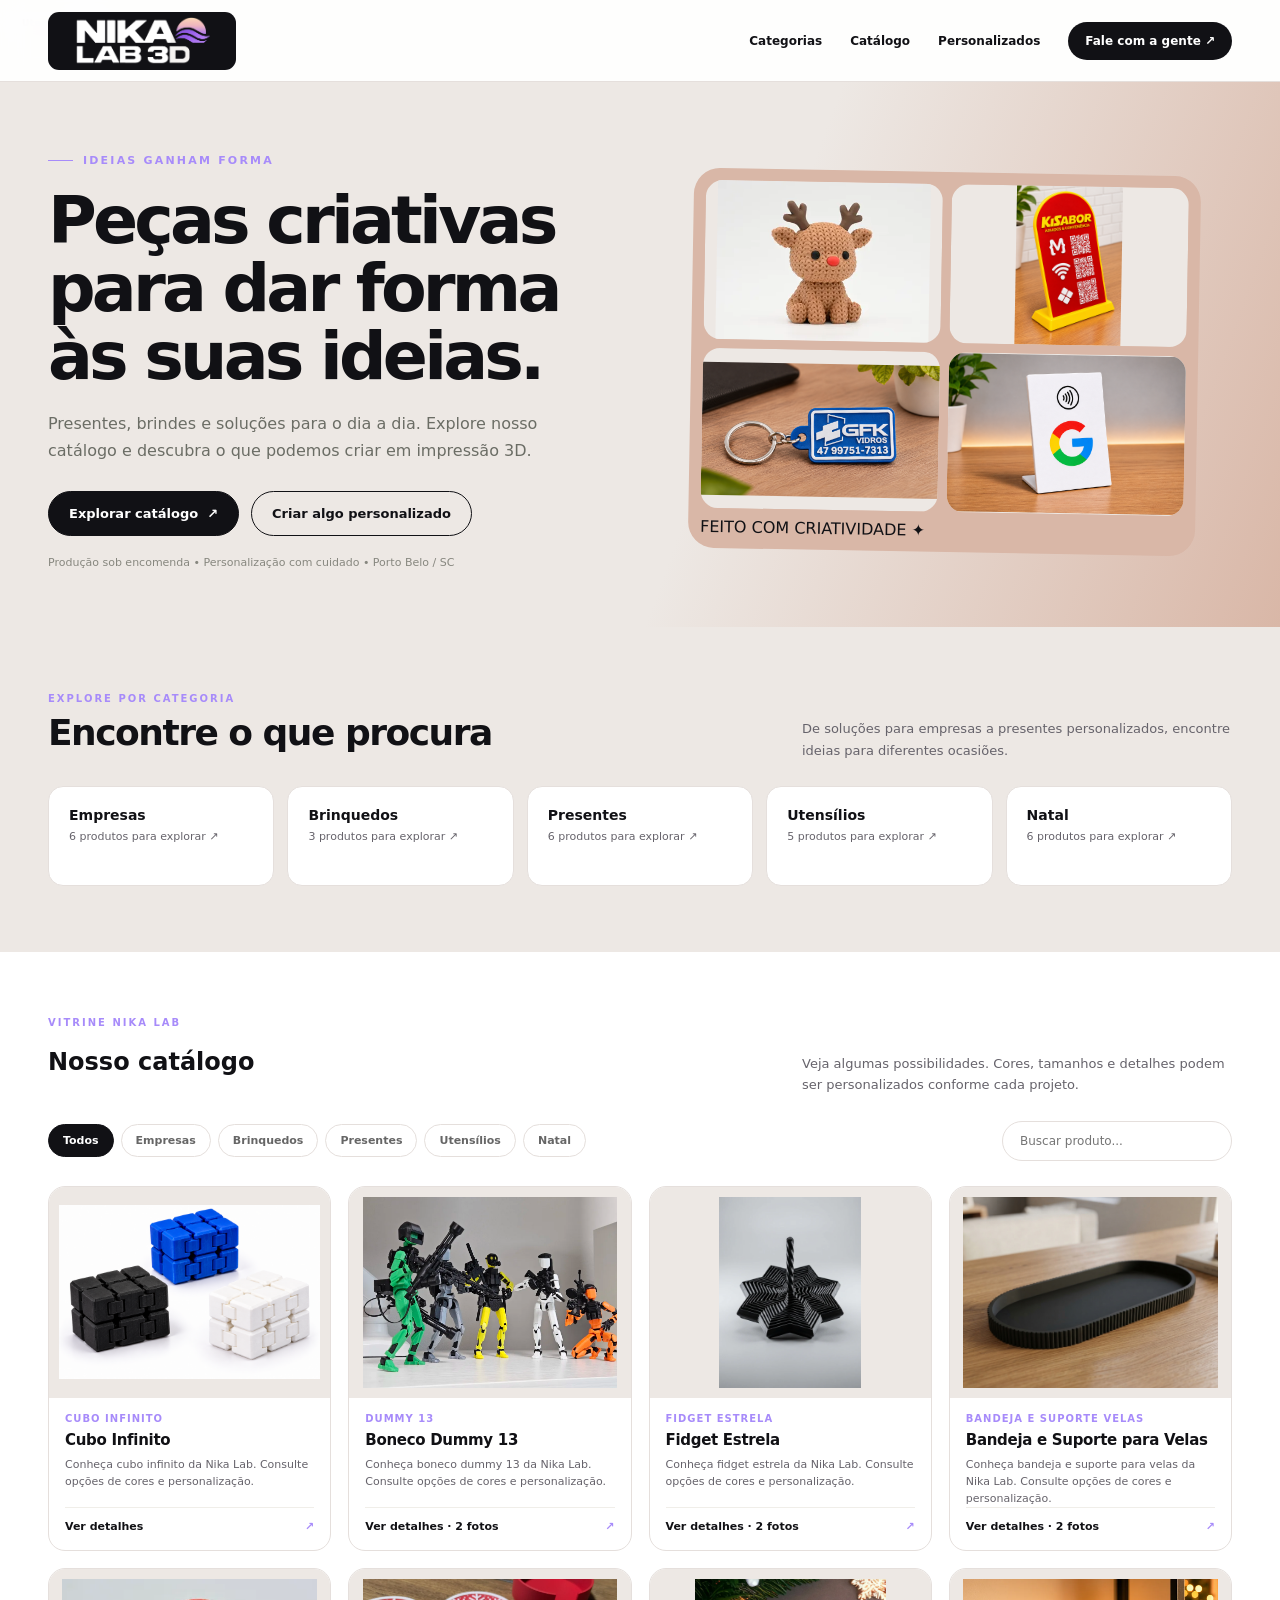
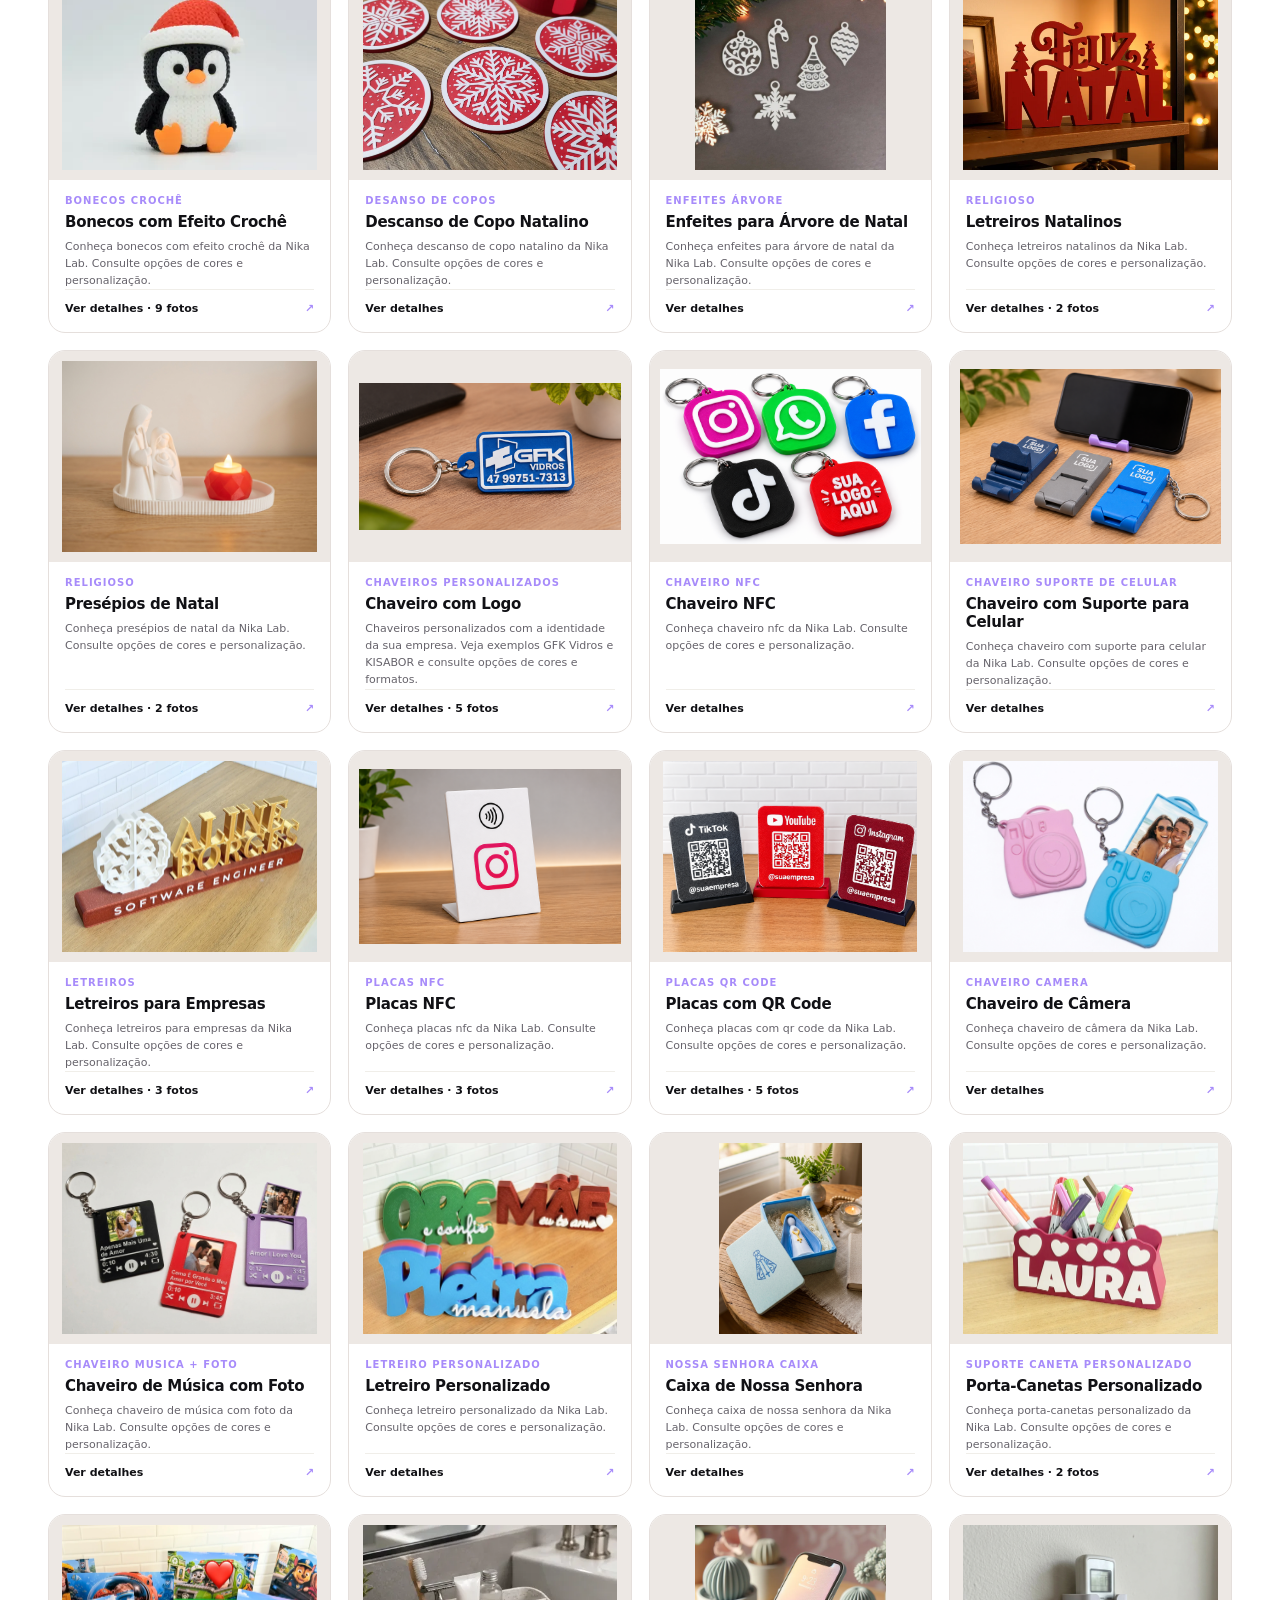
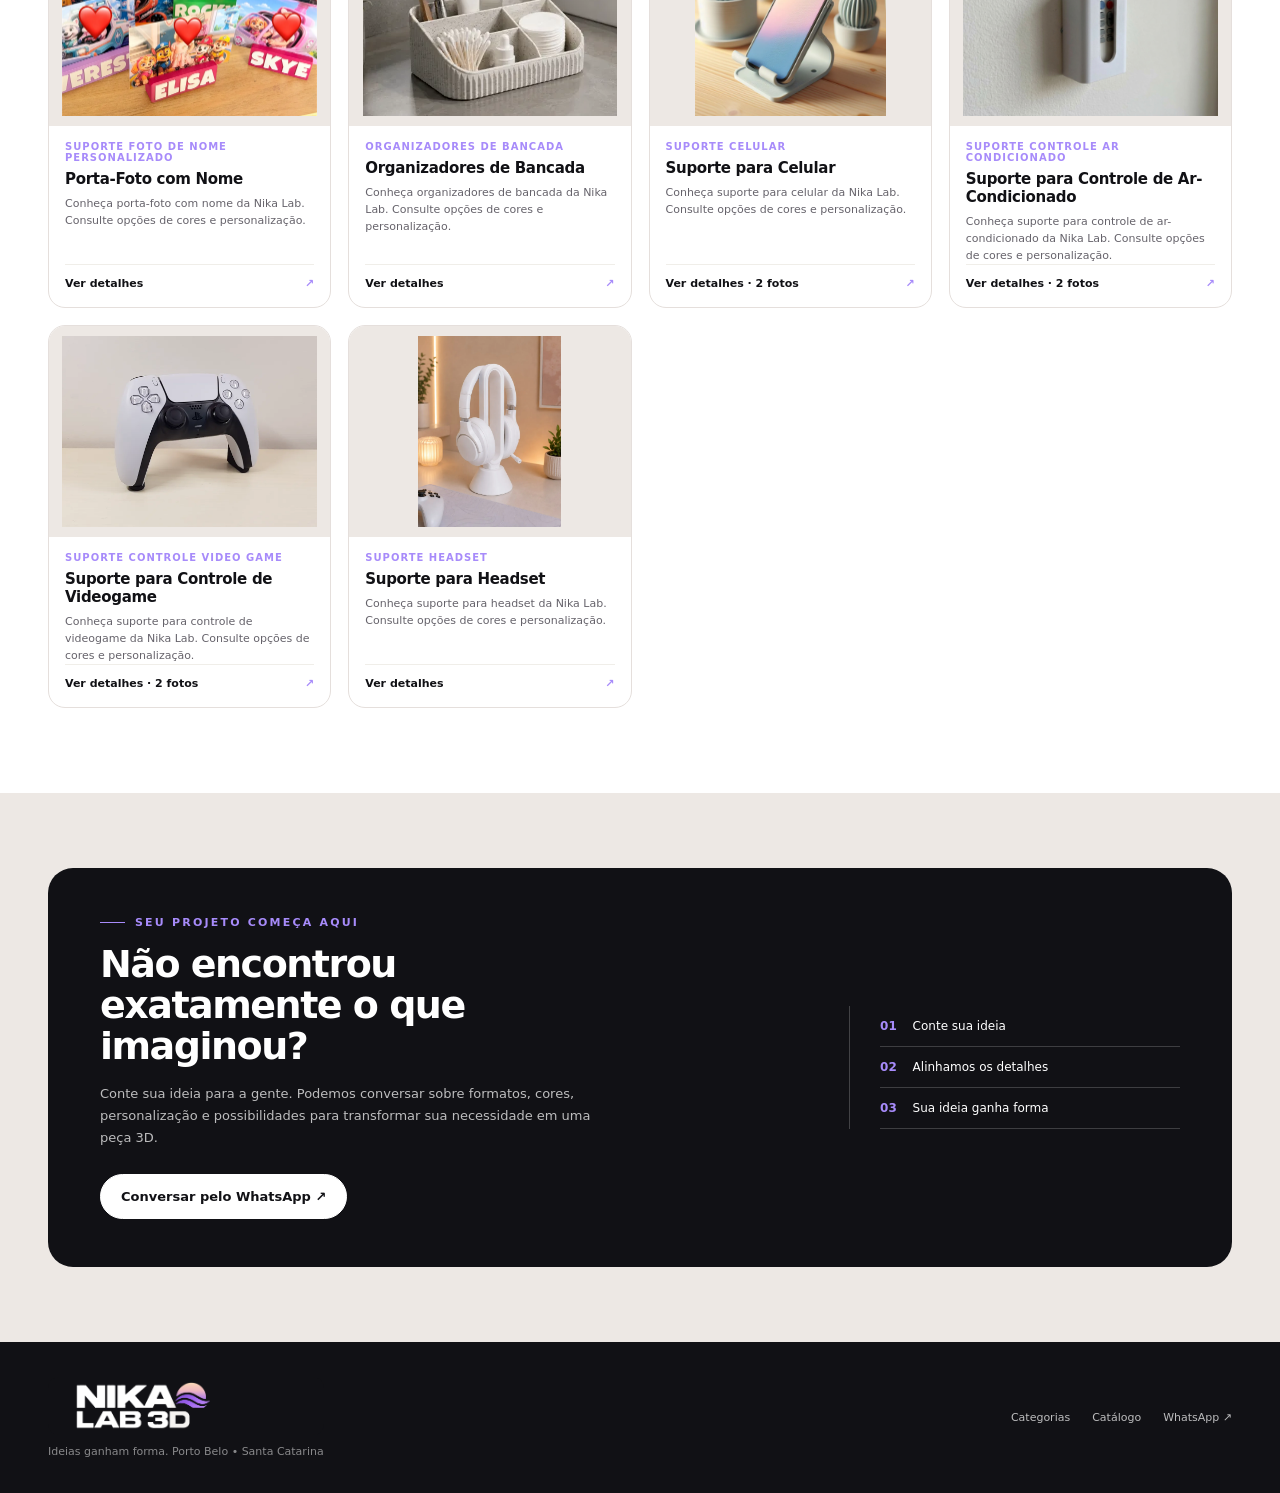
<file: index.html>
<!doctype html>
<html lang="pt-BR">

<head>
    <meta charset="utf-8">
    <meta name="viewport" content="width=device-width,initial-scale=1">
    <meta name="description"
        content="Catálogo Nika Lab 3D — presentes, brindes, soluções criativas e produtos personalizados em impressão 3D.">
    <title>Nika Lab 3D | Catálogo</title>
    <style>
        :root {
            --ink: #111115;
            --muted: #66636b;
            --paper: #ede8e4;
            --card: #fff;
            --line: #e5dfdc;
            --accent: #a78bfa;
            --accent2: #ede8e4;
            --green: #111115;
            --purple: #111115
        }

        * {
            box-sizing: border-box
        }

        html {
            scroll-behavior: smooth
        }

        body {
            margin: 0;
            background: var(--paper);
            color: var(--ink);
            font-family: Inter, ui-sans-serif, system-ui, -apple-system, BlinkMacSystemFont, "Segoe UI", sans-serif
        }

        a {
            color: inherit;
            text-decoration: none
        }

        button {
            font: inherit;
            cursor: pointer
        }

        .wrap {
            max-width: 1240px;
            margin: auto;
            padding: 0 28px
        }

        header {
            height: 82px;
            background: #ffffffed;
            border-bottom: 1px solid var(--line);
            position: sticky;
            top: 0;
            z-index: 10;
            backdrop-filter: blur(14px)
        }

        .nav {
            height: 100%;
            display: flex;
            align-items: center;
            justify-content: space-between
        }

        .brand-logo {
            display: flex;
            align-items: center;
            background: var(--purple);
            border-radius: 11px;
            padding: 5px 9px;
            height: 58px
        }

        .brand-logo img {
            display: block;
            width: 170px;
            height: 48px;
            object-fit: contain
        }

        .navlinks {
            display: flex;
            gap: 28px;
            align-items: center;
            font-size: 12px;
            font-weight: 700
        }

        .navcta {
            background: var(--ink);
            color: #fff;
            padding: 12px 17px;
            border-radius: 999px
        }

        .hero {
            padding: 72px 0 58px;
            background: linear-gradient(110deg, #f7f6f2 0%, #f7f6f2 58%, #f1e8df 100%);
            overflow: hidden
        }

        .hero-inner {
            display: grid;
            grid-template-columns: 1.05fr .95fr;
            gap: 45px;
            align-items: center
        }

        .eyebrow {
            font-size: 11px;
            font-weight: 800;
            letter-spacing: 2.2px;
            text-transform: uppercase;
            color: var(--accent);
            display: flex;
            align-items: center;
            gap: 10px
        }

        .eyebrow:before {
            content: "";
            width: 25px;
            height: 1px;
            background: var(--accent)
        }

        h1 {
            font-size: clamp(42px, 5.2vw, 68px);
            line-height: 1.02;
            letter-spacing: -3.8px;
            margin: 20px 0 19px;
            max-width: 610px
        }

        .hero p {
            font-size: 16px;
            line-height: 1.7;
            color: #6b6d65;
            max-width: 490px;
            margin: 0 0 27px
        }

        .hero-actions {
            display: flex;
            gap: 12px;
            align-items: center;
            flex-wrap: wrap
        }

        .btn {
            display: inline-flex;
            align-items: center;
            justify-content: center;
            gap: 9px;
            padding: 14px 20px;
            border-radius: 999px;
            font-size: 13px;
            font-weight: 750;
            border: 1px solid var(--ink);
            transition: .2s
        }

        .btn.dark {
            background: var(--ink);
            color: white
        }

        .btn.light {
            background: transparent
        }

        .btn:hover {
            transform: translateY(-2px)
        }

        .hero-note {
            font-size: 11px;
            color: #87877f;
            margin-top: 20px
        }

        .hero-art {
            height: 380px;
            position: relative;
            border-radius: 26px;
            background: #e8ded3;
            overflow: hidden;
            display: grid;
            grid-template-columns: repeat(2, minmax(0, 1fr));
            grid-template-rows: repeat(2, minmax(0, 1fr));
            gap: 9px;
            padding: 12px;
            transform: rotate(1deg)
        }

        .hero-art img {
            width: 100%;
            height: 100%;
            min-width: 0;
            min-height: 0;
            object-fit: contain;
            border-radius: 17px;
            background: #ede8e4
        }

        .hero-art img:first-child {
            grid-row: auto
        }

        .section {
            padding: 66px 0
        }

        .section-head {
            display: flex;
            justify-content: space-between;
            align-items: end;
            gap: 25px;
            margin-bottom: 25px
        }

        .kicker {
            font-size: 10px;
            text-transform: uppercase;
            letter-spacing: 2px;
            color: var(--accent);
            font-weight: 850
        }

        .section h2 {
            font-size: 36px;
            letter-spacing: -1.5px;
            margin: 8px 0
        }

        .section-head p {
            max-width: 430px;
            color: var(--muted);
            font-size: 13px;
            line-height: 1.65;
            margin: 0
        }

        .category-grid {
            display: grid;
            grid-template-columns: repeat(5, 1fr);
            gap: 13px
        }

        .category {
            background: #fff;
            border: 1px solid var(--line);
            border-radius: 15px;
            padding: 20px;
            min-height: 100px;
            transition: .2s
        }

        .category:hover {
            transform: translateY(-3px);
            border-color: #d7c7bb
        }

        .category b {
            display: block;
            font-size: 14px
        }

        .category span {
            font-size: 11px;
            color: var(--muted);
            display: block;
            margin-top: 7px
        }

        .catalog {
            padding: 65px 0 85px;
            background: #fff
        }

        .catalog-tools {
            display: flex;
            justify-content: space-between;
            gap: 15px;
            align-items: center;
            margin: 25px 0
        }

        .filters {
            display: flex;
            gap: 7px;
            flex-wrap: wrap
        }

        .filter {
            border: 1px solid var(--line);
            background: white;
            border-radius: 999px;
            padding: 9px 14px;
            font-size: 11px;
            font-weight: 750;
            color: #666
        }

        .filter.active {
            background: var(--ink);
            border-color: var(--ink);
            color: white
        }

        .search {
            border: 1px solid var(--line);
            border-radius: 999px;
            padding: 12px 17px;
            width: 230px;
            font: inherit;
            font-size: 12px;
            outline: none
        }

        .search:focus {
            border-color: var(--accent)
        }

        .grid {
            display: grid;
            grid-template-columns: repeat(4, 1fr);
            gap: 17px
        }

        .product {
            border: 1px solid var(--line);
            border-radius: 17px;
            overflow: hidden;
            background: white;
            transition: .22s;
            cursor: pointer;
            display: flex;
            flex-direction: column
        }

        .product:hover {
            transform: translateY(-4px);
            box-shadow: 0 12px 28px #24251c0d;
            border-color: #ddd5cb
        }

        .product-img {
            aspect-ratio: 4 / 3;
            height: auto;
            min-height: 0
        }

        .product-img img {
            width: 100%;
            height: 100%;
            object-fit: contain;
            object-position: center;
            padding: 10px
        }

        .tag {
            position: absolute;
            top: 12px;
            left: 12px;
            background: #ffffffeb;
            border-radius: 999px;
            padding: 6px 10px;
            font-size: 9px;
            font-weight: 800;
            letter-spacing: .5px
        }

        .product-info {
            padding: 15px 16px 17px;
            display: flex;
            flex-direction: column;
            flex: 1
        }

        .product-info small {
            font-size: 10px;
            color: var(--accent);
            font-weight: 800;
            text-transform: uppercase;
            letter-spacing: 1px
        }

        .product-info h3 {
            font-size: 15px;
            margin: 7px 0;
            letter-spacing: -.3px
        }

        .product-info p {
            font-size: 11px;
            line-height: 1.55;
            color: var(--muted);
            margin: 0;
            min-height: 35px
        }

        .product-foot {
            display: flex;
            justify-content: space-between;
            align-items: center;
            border-top: 1px solid #f0eee9;
            margin-top: auto;
            padding-top: 12px;
            font-size: 11px;
            font-weight: 750
        }

        .product-foot span:last-child {
            color: var(--accent)
        }

        .no-image {
            font-size: 11px;
            color: #9b988f;
            letter-spacing: .3px
        }

        .custom {
            padding: 75px 0
        }

        .custom-box {
            background: var(--green);
            border-radius: 25px;
            padding: 48px 52px;
            color: white;
            display: grid;
            grid-template-columns: 1.5fr .7fr;
            gap: 40px;
            align-items: center
        }

        .custom-box h2 {
            font-size: 38px;
            line-height: 1.08;
            letter-spacing: -1.5px;
            max-width: 520px;
            margin: 15px 0
        }

        .custom-box p {
            color: #ffffffb8;
            font-size: 13px;
            line-height: 1.7;
            max-width: 510px
        }

        .custom-box .btn {
            background: white;
            color: var(--ink);
            border-color: white;
            margin-top: 12px
        }

        .custom-aside {
            border-left: 1px solid #ffffff35;
            padding-left: 30px
        }

        .custom-aside div {
            padding: 13px 0;
            border-bottom: 1px solid #ffffff30;
            font-size: 12px
        }

        .custom-aside b {
            color: #f2a48c;
            margin-right: 12px
        }

        footer {
            background: #22231f;
            color: white;
            padding: 35px 0
        }

        .footer-inner {
            display: flex;
            justify-content: space-between;
            align-items: center;
            gap: 25px
        }

        .footer-inner p {
            color: #ffffff80;
            font-size: 11px;
            margin: 10px 0 0
        }

        .footer-links {
            display: flex;
            gap: 22px;
            font-size: 11px;
            color: #ffffffb8
        }

        .modal {
            display: none;
            position: fixed;
            inset: 0;
            background: #161713b8;
            z-index: 30;
            align-items: center;
            justify-content: center;
            padding: 20px
        }

        .modal.open {
            display: flex
        }

        .modal-box {
            background: #fff;
            border-radius: 20px;
            max-width: 920px;
            width: 100%;
            max-height: 90vh;
            overflow: auto;
            display: grid;
            grid-template-columns: minmax(0, 1.1fr) minmax(0, .9fr);
            position: relative
        }

        .modal-gallery {
            background: #f0eee9;
            min-height: 440px;
            height: min(68vh, 580px);
            display: flex;
            flex-direction: column;
            padding: 16px;
            gap: 12px;
            min-width: 0
        }

        .modal-main-frame {
            height: calc(100% - 76px);
            min-height: 0;
            display: flex;
            align-items: center;
            justify-content: center;
            overflow: hidden;
            border-radius: 12px;
            background: #e9e6df
        }

        .modal-gallery img#modalMain {
            display: block;
            width: 100%;
            height: 100%;
            max-height: none;
            object-fit: contain;
            object-position: center
        }

        .thumbs {
            display: flex;
            gap: 8px;
            overflow-x: auto;
            max-width: 100%;
            height: 64px;
            flex: 0 0 64px;
            padding: 2px
        }

        .thumbs img {
            width: 64px;
            height: 60px;
            flex: 0 0 64px;
            object-fit: cover;
            border-radius: 8px;
            cursor: pointer;
            border: 2px solid transparent;
            background: #fff
        }

        .thumbs img.selected {
            border-color: var(--accent)
        }

        .modal-copy {
            padding: 42px 35px;
            align-self: center
        }

        .close {
            position: absolute;
            right: 14px;
            top: 14px;
            z-index: 2;
            border: 0;
            background: #fff;
            border-radius: 50%;
            width: 36px;
            height: 36px;
            font-size: 22px;
            box-shadow: 0 2px 12px #0002
        }

        .modal-copy h2 {
            font-size: 29px;
            letter-spacing: -1px;
            margin: 9px 0
        }

        .modal-copy p {
            color: var(--muted);
            font-size: 13px;
            line-height: 1.7
        }

        .empty {
            padding: 35px;
            color: var(--muted);
            font-size: 13px
        }

        @media(max-width:900px) {
            .grid {
                grid-template-columns: repeat(3, 1fr)
            }

            .category-grid {
                grid-template-columns: repeat(3, 1fr)
            }
        }

        @media(max-width:650px) {
            .wrap {
                padding: 0 18px
            }

            header {
                height: 68px
            }

            .brand-logo {
                height: 48px;
                padding: 4px 7px
            }

            .brand-logo img {
                width: 135px;
                height: 40px
            }

            .navlinks {
                gap: 10px
            }

            .navlinks a:not(.navcta) {
                display: none
            }

            .navcta {
                font-size: 10px;
                padding: 10px 12px
            }

            .hero {
                padding: 48px 0 35px
            }

            .hero-inner {
                grid-template-columns: 1fr
            }

            .hero-art {
                height: 275px;
                max-width: 500px
            }

            .hero h1 {
                font-size: 47px;
                letter-spacing: -2.6px
            }

            .section,
            .catalog,
            .custom {
                padding: 48px 0
            }

            .section-head {
                display: block
            }

            .section-head p {
                margin-top: 12px
            }

            .section h2 {
                font-size: 30px
            }

            .category-grid {
                grid-template-columns: repeat(2, 1fr)
            }

            .grid {
                grid-template-columns: repeat(2, 1fr);
                gap: 10px
            }

            .product-img {
                height: auto;
                aspect-ratio: 4 / 3
            }

            .product-info {
                padding: 12px
            }

            .product-info h3 {
                font-size: 13px
            }

            .product-info p {
                font-size: 10px
            }

            .catalog-tools {
                align-items: stretch;
                flex-direction: column
            }

            .filters {
                order: 2
            }

            .search {
                width: 100%
            }

            .custom-box {
                grid-template-columns: 1fr;
                padding: 30px 24px
            }

            .custom-box h2 {
                font-size: 30px
            }

            .custom-aside {
                border-left: 0;
                border-top: 1px solid #ffffff35;
                padding: 14px 0 0
            }

            .footer-inner {
                align-items: flex-start;
                flex-direction: column
            }

            .modal {
                padding: 10px
            }

            .modal-box {
                grid-template-columns: 1fr;
                max-height: 94vh
            }

            .modal-gallery {
                min-height: 0;
                height: min(48vh, 390px);
                padding: 10px;
                gap: 8px
            }

            .modal-main-frame {
                height: calc(100% - 68px)
            }

            .thumbs {
                height: 58px;
                flex-basis: 58px
            }

            .thumbs img {
                height: 54px;
                width: 58px;
                flex-basis: 58px
            }

            .modal-copy {
                padding: 20px 22px
            }

            .modal-copy h2 {
                font-size: 24px
            }

            .modal-copy p {
                font-size: 12px
            }
        }
    </style>

    <style>
        /* Identidade visual Nika Lab: grafite, marfim, violeta e nude */
        .hero {
            background: linear-gradient(110deg, #ede8e4 0%, #ede8e4 57%, #d9b7a7 100%)
        }

        .hero-art {
            background: #d9b7a7
        }

        .hero-art img {
            object-fit: contain;
            background: #ede8e4
        }

        .navcta,
        .btn.dark,
        .filter.active {
            background: #111115;
            border-color: #111115
        }

        .custom-box {
            background: #111115
        }

        .custom-aside b,
        .custom-box .eyebrow {
            color: #a78bfa !important
        }

        .product-img {
            background: #ede8e4
        }

        .product-img img {
            padding: 12px
        }

        .product:hover {
            border-color: #a78bfa
        }

        .category:hover {
            border-color: #a78bfa
        }

        footer {
            background: #111115
        }

        .brand-logo {
            background: #111115
        }

        .modal {
            padding: 18px;
            background: rgba(17, 17, 21, .82)
        }

        .modal-box {
            width: min(1080px, 100%);
            max-width: 1080px;
            height: min(680px, calc(100dvh - 36px));
            max-height: calc(100dvh - 36px);
            overflow: hidden;
            grid-template-columns: minmax(0, 1.35fr) minmax(310px, .8fr);
            align-items: stretch
        }

        .modal-gallery {
            height: 100%;
            min-height: 0;
            min-width: 0;
            padding: 16px;
            display: flex;
            flex-direction: column;
            gap: 10px;
            background: #ede8e4
        }

        .modal-main-frame {
            flex: 1 1 auto;
            height: auto;
            min-height: 0;
            overflow: hidden;
            background: #ede8e4
        }

        .modal-main-frame img {
            width: 100%;
            height: 100%;
            object-fit: contain;
            object-position: center
        }

        .thumbs {
            height: 76px;
            flex: 0 0 76px;
            overflow-x: auto;
            overflow-y: hidden;
            scrollbar-width: thin
        }

        .thumbs img {
            width: 72px;
            height: 70px;
            flex: 0 0 72px;
            object-fit: contain;
            background: #fff
        }

        .thumbs img.selected {
            border-color: #a78bfa
        }

        .modal-copy {
            align-self: center;
            min-height: 0;
            max-height: 100%;
            overflow-y: auto;
            padding: 35px 30px
        }

        .modal-copy h2 {
            font-size: clamp(23px, 2.5vw, 32px)
        }

        .close {
            background: #fff;
            box-shadow: 0 2px 12px #0002
        }

        @media(max-width:650px) {
            .modal {
                padding: 8px
            }

            .modal-box {
                display: flex;
                flex-direction: column;
                width: 100%;
                height: calc(100dvh - 16px);
                max-height: calc(100dvh - 16px);
                border-radius: 16px
            }

            .modal-gallery {
                flex: 1 1 56%;
                height: auto;
                min-height: 0;
                padding: 10px;
                gap: 7px
            }

            .modal-main-frame {
                height: auto;
                flex: 1 1 auto;
                min-height: 0
            }

            .thumbs {
                height: 57px;
                flex: 0 0 57px
            }

            .thumbs img {
                height: 53px;
                width: 56px;
                flex: 0 0 56px
            }

            .modal-copy {
                flex: 0 1 auto;
                max-height: 39%;
                width: 100%;
                padding: 15px 18px 18px;
                overflow-y: auto
            }

            .modal-copy h2 {
                font-size: 21px;
                margin: 5px 0
            }

            .modal-copy p {
                margin: 7px 0;
                font-size: 11px;
                line-height: 1.45
            }

            .modal-copy .btn {
                padding: 11px 16px
            }
        }
    </style>
    <style>
        /* Padronização final do tamanho das imagens */
        .hero-art {
            aspect-ratio: 4 / 3;
            height: auto;
            max-height: 380px
        }

        .hero-art img {
            width: 100%;
            height: 100%;
            object-fit: contain;
            object-position: center
        }

        .product-img {
            aspect-ratio: 4 / 3;
            height: auto;
            min-height: 0
        }

        .product-img img {
            width: 100%;
            height: 100%;
            object-fit: contain;
            object-position: center;
            padding: 10px
        }

        .modal-main-frame {
            width: 100%;
            max-width: 100%;
            aspect-ratio: 4 / 3;
            margin: auto
        }

        .modal-main-frame img,
        #modalMain {
            width: 100% !important;
            height: 100% !important;
            object-fit: contain !important;
            object-position: center !important
        }

        .thumbs img {
            width: 72px;
            height: 70px;
            object-fit: contain
        }

        @media(max-width:650px) {
            .hero-art,
            .product-img,
            .modal-main-frame {
                aspect-ratio: 4 / 3
            }

            .hero-art {
                width: 100%;
                max-height: none
            }

            .thumbs img {
                width: 56px;
                height: 53px
            }
        }

        /* V4: todas as imagens possuem canvas 4:3 com margens consistentes */
    </style>
</head>

<body>
    <header>
        <div class="wrap nav"><a class="brand-logo" href="#" aria-label="Nika Lab 3D"><img
                    src="assets/nika-lab-logo.png" alt="Nika Lab 3D"></a>
            <nav class="navlinks"><a href="#categorias">Categorias</a><a href="#catalogo">Catálogo</a><a
                    href="#sobre">Personalizados</a><a class="navcta" href="https://wa.me/5547997778683" target="_blank"
                    rel="noopener">Fale com a gente ↗</a></nav>
        </div>
    </header>
    <section class="hero">
        <div class="wrap hero-inner">
            <div>
                <div class="eyebrow">Ideias ganham forma</div>
                <h1>Peças criativas para dar forma às suas ideias.</h1>
                <p>Presentes, brindes e soluções para o dia a dia. Explore nosso catálogo e descubra o que podemos criar
                    em impressão 3D.</p>
                <div class="hero-actions"><a class="btn dark" href="#catalogo">Explorar catálogo <span>↗</span></a><a
                        class="btn light" href="https://wa.me/5547997778683" target="_blank" rel="noopener">Criar algo
                        personalizado</a></div>
                <div class="hero-note">Produção sob encomenda • Personalização com cuidado • Porto Belo / SC</div>
            </div>
            <div class="hero-art" id="heroArt"></div>
        </div>
    </section>
    <section class="section" id="categorias">
        <div class="wrap">
            <div class="section-head">
                <div>
                    <div class="kicker">Explore por categoria</div>
                    <h2>Encontre o que procura</h2>
                </div>
                <p>De soluções para empresas a presentes personalizados, encontre ideias para diferentes ocasiões.</p>
            </div>
            <div class="category-grid" id="categoryCards"></div>
        </div>
    </section>
    <section class="catalog" id="catalogo">
        <div class="wrap">
            <div class="section-head">
                <div>
                    <div class="kicker">Vitrine Nika Lab</div>
                    <h2>Nosso catálogo</h2>
                </div>
                <p>Veja algumas possibilidades. Cores, tamanhos e detalhes podem ser personalizados conforme cada
                    projeto.</p>
            </div>
            <div class="catalog-tools">
                <div class="filters" id="filters"></div><input class="search" id="search" type="search"
                    placeholder="Buscar produto...">
            </div>
            <div class="grid" id="products"></div>
        </div>
    </section>
    <section class="custom" id="sobre">
        <div class="wrap">
            <div class="custom-box">
                <div>
                    <div class="eyebrow" style="color:#f2a48c">Seu projeto começa aqui</div>
                    <h2>Não encontrou exatamente o que imaginou?</h2>
                    <p>Conte sua ideia para a gente. Podemos conversar sobre formatos, cores, personalização e
                        possibilidades para transformar sua necessidade em uma peça 3D.</p><a class="btn"
                        href="https://wa.me/5547997778683?text=Ol%C3%A1%21%20Vim%20pelo%20cat%C3%A1logo%20da%20Nika%20Lab%203D%20e%20quero%20conversar%20sobre%20um%20projeto."
                        target="_blank" rel="noopener">Conversar pelo WhatsApp ↗</a>
                </div>
                <div class="custom-aside">
                    <div><b>01</b> Conte sua ideia</div>
                    <div><b>02</b> Alinhamos os detalhes</div>
                    <div><b>03</b> Sua ideia ganha forma</div>
                </div>
            </div>
        </div>
    </section>
    <footer>
        <div class="wrap footer-inner">
            <div>
                <div class="brand-logo"><img src="assets/nika-lab-logo.png" alt="Nika Lab 3D"></div>
                <p>Ideias ganham forma. Porto Belo • Santa Catarina</p>
            </div>
            <div class="footer-links"><a href="#categorias">Categorias</a><a href="#catalogo">Catálogo</a><a
                    href="https://wa.me/5547997778683" target="_blank" rel="noopener">WhatsApp ↗</a></div>
        </div>
    </footer>
    <div class="modal" id="modal">
        <div class="modal-box"><button class="close" id="close" aria-label="Fechar">×</button>
            <div class="modal-gallery">
                <div class="modal-main-frame"><img id="modalMain" alt=""></div>
                <div class="thumbs" id="thumbs"></div>
            </div>
            <div class="modal-copy">
                <div class="kicker" id="modalSub"></div>
                <h2 id="modalTitle"></h2>
                <p id="modalDesc"></p><a class="btn dark" id="modalWhatsapp" target="_blank" rel="noopener">Consultar
                    este produto ↗</a>
                <p style="font-size:10px;margin-top:14px">Produto sob encomenda. Consulte disponibilidade, cores e
                    personalizações.</p>
            </div>
        </div>
    </div>
    <script>
        const wa = '5547997778683';
        const products = [{ "cat": "Brinquedos", "sub": "Cubo Infinito", "name": "Cubo Infinito", "desc": "Conheça cubo infinito da Nika Lab. Consulte opções de cores e personalização.", "images": ["assets/produto-001.png"] }, { "cat": "Brinquedos", "sub": "Dummy 13", "name": "Boneco Dummy 13", "desc": "Conheça boneco dummy 13 da Nika Lab. Consulte opções de cores e personalização.", "images": ["assets/produto-002.webp", "assets/produto-003.webp"] }, { "cat": "Brinquedos", "sub": "Fidget Estrela", "name": "Fidget Estrela", "desc": "Conheça fidget estrela da Nika Lab. Consulte opções de cores e personalização.", "images": ["assets/produto-004.webp", "assets/produto-005.jpg"] }, { "cat": "Natal", "sub": "Bandeja e suporte velas", "name": "Bandeja e Suporte para Velas", "desc": "Conheça bandeja e suporte para velas da Nika Lab. Consulte opções de cores e personalização.", "images": ["assets/produto-006.jpg", "assets/produto-007.webp"] }, { "cat": "Natal", "sub": "Bonecos Crochê", "name": "Bonecos com Efeito Crochê", "desc": "Conheça bonecos com efeito crochê da Nika Lab. Consulte opções de cores e personalização.", "images": ["assets/produto-008.webp", "assets/produto-009.webp", "assets/produto-010.webp", "assets/produto-011.webp", "assets/produto-012.webp", "assets/produto-013.webp", "assets/produto-014.webp", "assets/produto-015.webp", "assets/produto-016.webp"] }, { "cat": "Natal", "sub": "Desanso de copos", "name": "Descanso de Copo Natalino", "desc": "Conheça descanso de copo natalino da Nika Lab. Consulte opções de cores e personalização.", "images": ["assets/produto-017.webp"] }, { "cat": "Natal", "sub": "Enfeites árvore", "name": "Enfeites para Árvore de Natal", "desc": "Conheça enfeites para árvore de natal da Nika Lab. Consulte opções de cores e personalização.", "images": ["assets/produto-018.webp"] }, { "cat": "Natal", "sub": "Religioso", "name": "Letreiros Natalinos", "desc": "Conheça letreiros natalinos da Nika Lab. Consulte opções de cores e personalização.", "images": ["assets/produto-019.webp", "assets/produto-020.webp"] }, { "cat": "Natal", "sub": "Religioso", "name": "Presépios de Natal", "desc": "Conheça presépios de natal da Nika Lab. Consulte opções de cores e personalização.", "images": ["assets/produto-021.jpg", "assets/produto-022.webp"] }, { "cat": "Empresas", "sub": "Chaveiros Personalizados", "name": "Chaveiro com Logo", "desc": "Chaveiros personalizados com a identidade da sua empresa. Veja exemplos GFK Vidros e KISABOR e consulte opções de cores e formatos.", "images": ["assets/produto-023.png", "assets/produto-024.jpg", "assets/produto-025.png", "assets/produto-026.png", "assets/produto-027.png"] }, { "cat": "Empresas", "sub": "Chaveiro NFC", "name": "Chaveiro NFC", "desc": "Conheça chaveiro nfc da Nika Lab. Consulte opções de cores e personalização.", "images": ["assets/produto-028.png"] }, { "cat": "Empresas", "sub": "Chaveiro Suporte de Celular", "name": "Chaveiro com Suporte para Celular", "desc": "Conheça chaveiro com suporte para celular da Nika Lab. Consulte opções de cores e personalização.", "images": ["assets/produto-029.png"] }, { "cat": "Empresas", "sub": "Letreiros", "name": "Letreiros para Empresas", "desc": "Conheça letreiros para empresas da Nika Lab. Consulte opções de cores e personalização.", "images": ["assets/produto-030.webp", "assets/produto-031.webp", "assets/produto-032.webp"] }, { "cat": "Empresas", "sub": "Placas NFC", "name": "Placas NFC", "desc": "Conheça placas nfc da Nika Lab. Consulte opções de cores e personalização.", "images": ["assets/produto-033.png", "assets/produto-034.png", "assets/produto-035.png"] }, { "cat": "Empresas", "sub": "Placas QR Code", "name": "Placas com QR Code", "desc": "Conheça placas com qr code da Nika Lab. Consulte opções de cores e personalização.", "images": ["assets/produto-036.png", "assets/produto-037.webp", "assets/produto-038.png", "assets/produto-039.png", "assets/produto-040.png"] }, { "cat": "Presentes", "sub": "Chaveiro Camera", "name": "Chaveiro de Câmera", "desc": "Conheça chaveiro de câmera da Nika Lab. Consulte opções de cores e personalização.", "images": ["assets/produto-041.jpg"] }, { "cat": "Presentes", "sub": "Chaveiro musica + foto", "name": "Chaveiro de Música com Foto", "desc": "Conheça chaveiro de música com foto da Nika Lab. Consulte opções de cores e personalização.", "images": ["assets/produto-042.jpg"] }, { "cat": "Presentes", "sub": "Letreiro personalizado", "name": "Letreiro Personalizado", "desc": "Conheça letreiro personalizado da Nika Lab. Consulte opções de cores e personalização.", "images": ["assets/produto-043.webp"] }, { "cat": "Presentes", "sub": "Nossa senhora Caixa", "name": "Caixa de Nossa Senhora", "desc": "Conheça caixa de nossa senhora da Nika Lab. Consulte opções de cores e personalização.", "images": ["assets/produto-044.jpg"] }, { "cat": "Presentes", "sub": "Suporte caneta personalizado", "name": "Porta-Canetas Personalizado", "desc": "Conheça porta-canetas personalizado da Nika Lab. Consulte opções de cores e personalização.", "images": ["assets/produto-045.webp", "assets/produto-046.webp"] }, { "cat": "Presentes", "sub": "Suporte foto de nome personalizado", "name": "Porta-Foto com Nome", "desc": "Conheça porta-foto com nome da Nika Lab. Consulte opções de cores e personalização.", "images": ["assets/produto-047.webp"] }, { "cat": "Utensílios", "sub": "Organizadores de bancada", "name": "Organizadores de Bancada", "desc": "Conheça organizadores de bancada da Nika Lab. Consulte opções de cores e personalização.", "images": ["assets/produto-048.webp"] }, { "cat": "Utensílios", "sub": "Suporte Celular", "name": "Suporte para Celular", "desc": "Conheça suporte para celular da Nika Lab. Consulte opções de cores e personalização.", "images": ["assets/produto-049.webp", "assets/produto-050.webp"] }, { "cat": "Utensílios", "sub": "Suporte Controle Ar Condicionado", "name": "Suporte para Controle de Ar-Condicionado", "desc": "Conheça suporte para controle de ar-condicionado da Nika Lab. Consulte opções de cores e personalização.", "images": ["assets/produto-051.jpg", "assets/produto-052.jpg", "assets/produto-053.jpeg", "assets/produto-054.jpeg"] }, { "cat": "Utensílios", "sub": "Suporte Controle Video game", "name": "Suporte para Controle de Videogame", "desc": "Conheça suporte para controle de videogame da Nika Lab. Consulte opções de cores e personalização.", "images": ["assets/produto-055.webp", "assets/produto-056.webp"] }, { "cat": "Utensílios", "sub": "Suporte Headset", "name": "Suporte para Headset", "desc": "Conheça suporte para headset da Nika Lab. Consulte opções de cores e personalização.", "images": ["assets/produto-057.webp"] }];
        const acProduct = products.find(p => p.sub === 'Suporte Controle Ar Condicionado');
        if (acProduct) acProduct.images = ['assets/produto-052.jpg', 'assets/produto-053.png'];
        const categories = ['Empresas', 'Brinquedos', 'Presentes', 'Utensílios', 'Natal'];
        let active = 'Todos';
        const $ = s => document.querySelector(s);
        function renderFilters() { $('#filters').innerHTML = ['Todos', ...categories].map(c => `<button class="filter ${active === c ? 'active' : ''}" data-cat="${c}">${c}</button>`).join(''); document.querySelectorAll('.filter').forEach(b => b.onclick = () => { active = b.dataset.cat; renderFilters(); renderProducts(); }); }
        function setFilter(c) { active = c; renderFilters(); renderProducts(); document.querySelector('#catalogo').scrollIntoView({ behavior: 'smooth' }); }
        function renderCategories() { const counts = categories.map(c => products.filter(p => p.cat === c).length); $('#categoryCards').innerHTML = categories.map((c, i) => `<a class="category" href="#catalogo" data-category="${c}"><b>${c}</b><span>${counts[i]} produtos para explorar ↗</span></a>`).join(''); document.querySelectorAll('.category').forEach(el => el.onclick = () => { active = el.dataset.category; renderFilters(); renderProducts(); }); }
        function renderProducts() { let q = $('#search').value.toLowerCase(); let list = products.filter(p => (active === 'Todos' || p.cat === active) && (`${p.name} ${p.cat} ${p.sub} ${p.desc}`).toLowerCase().includes(q)); $('#products').innerHTML = list.length ? list.map(p => { let idx = products.indexOf(p); let src = p.images[0]; return `<article class="product" data-index="${idx}"><div class="product-img">${src ? `<img src="${src}" alt="${p.name}" loading="lazy">` : '<span class="no-image">Imagem em breve</span>'}<span class="tag">${p.cat}</span></div><div class="product-info"><small>${p.sub}</small><h3>${p.name}</h3><p>${p.desc}</p><div class="product-foot"><span>Ver detalhes${p.images.length > 1 ? ' · ' + p.images.length + ' fotos' : ''}</span><span>↗</span></div></div></article>` }).join('') : `<div class="empty">Não encontramos produtos com esse termo. Tente outra busca.</div>`; document.querySelectorAll('.product').forEach(el => el.onclick = () => openProduct(+el.dataset.index)); }
        function openProduct(i) { let p = products[i]; $('#modalTitle').textContent = p.name; $('#modalSub').textContent = p.cat + ' / ' + p.sub; $('#modalDesc').textContent = p.desc; let main = $('#modalMain'); let thumbs = $('#thumbs'); if (p.images.length) { main.src = p.images[0]; main.alt = p.name; thumbs.innerHTML = p.images.map((src, j) => `<img src="${src}" class="${j === 0 ? 'selected' : ''}" data-src="${src}" alt="Imagem ${j + 1} de ${p.name}">`).join(''); } else { main.removeAttribute('src'); main.alt = 'Imagem indisponível'; thumbs.innerHTML = ''; } document.querySelectorAll('#thumbs img').forEach(t => t.onclick = () => { main.src = t.dataset.src; document.querySelectorAll('#thumbs img').forEach(x => x.classList.remove('selected')); t.classList.add('selected'); }); $('#modalWhatsapp').href = `https://wa.me/${wa}?text=${encodeURIComponent('Olá! Vi o catálogo da Nika Lab 3D e gostaria de saber mais sobre: ' + p.name + '.')}`; $('#modal').classList.add('open'); document.body.style.overflow = 'hidden'; }
        function closeModal() { $('#modal').classList.remove('open'); document.body.style.overflow = ''; }
        $('#close').onclick = closeModal; $('#modal').onclick = e => { if (e.target.id === 'modal') closeModal(); }; document.addEventListener('keydown', e => { if (e.key === 'Escape') closeModal(); }); $('#search').addEventListener('input', renderProducts);
        const heroImages = ["assets/produto-013.webp", "assets/produto-039.png", "assets/produto-023.png", "assets/produto-034.png"];
        $('#heroArt').innerHTML = heroImages.map((src, i) => `<img src="${src}" alt="Produto Nika Lab ${i + 1}" ${i ? "loading='lazy'" : ''}>`).join('') + `<div class="hero-stamp">FEITO COM CRIATIVIDADE ✦</div>`;
        renderFilters(); renderCategories(); renderProducts();
    </script>
</body>

</html>
</file>
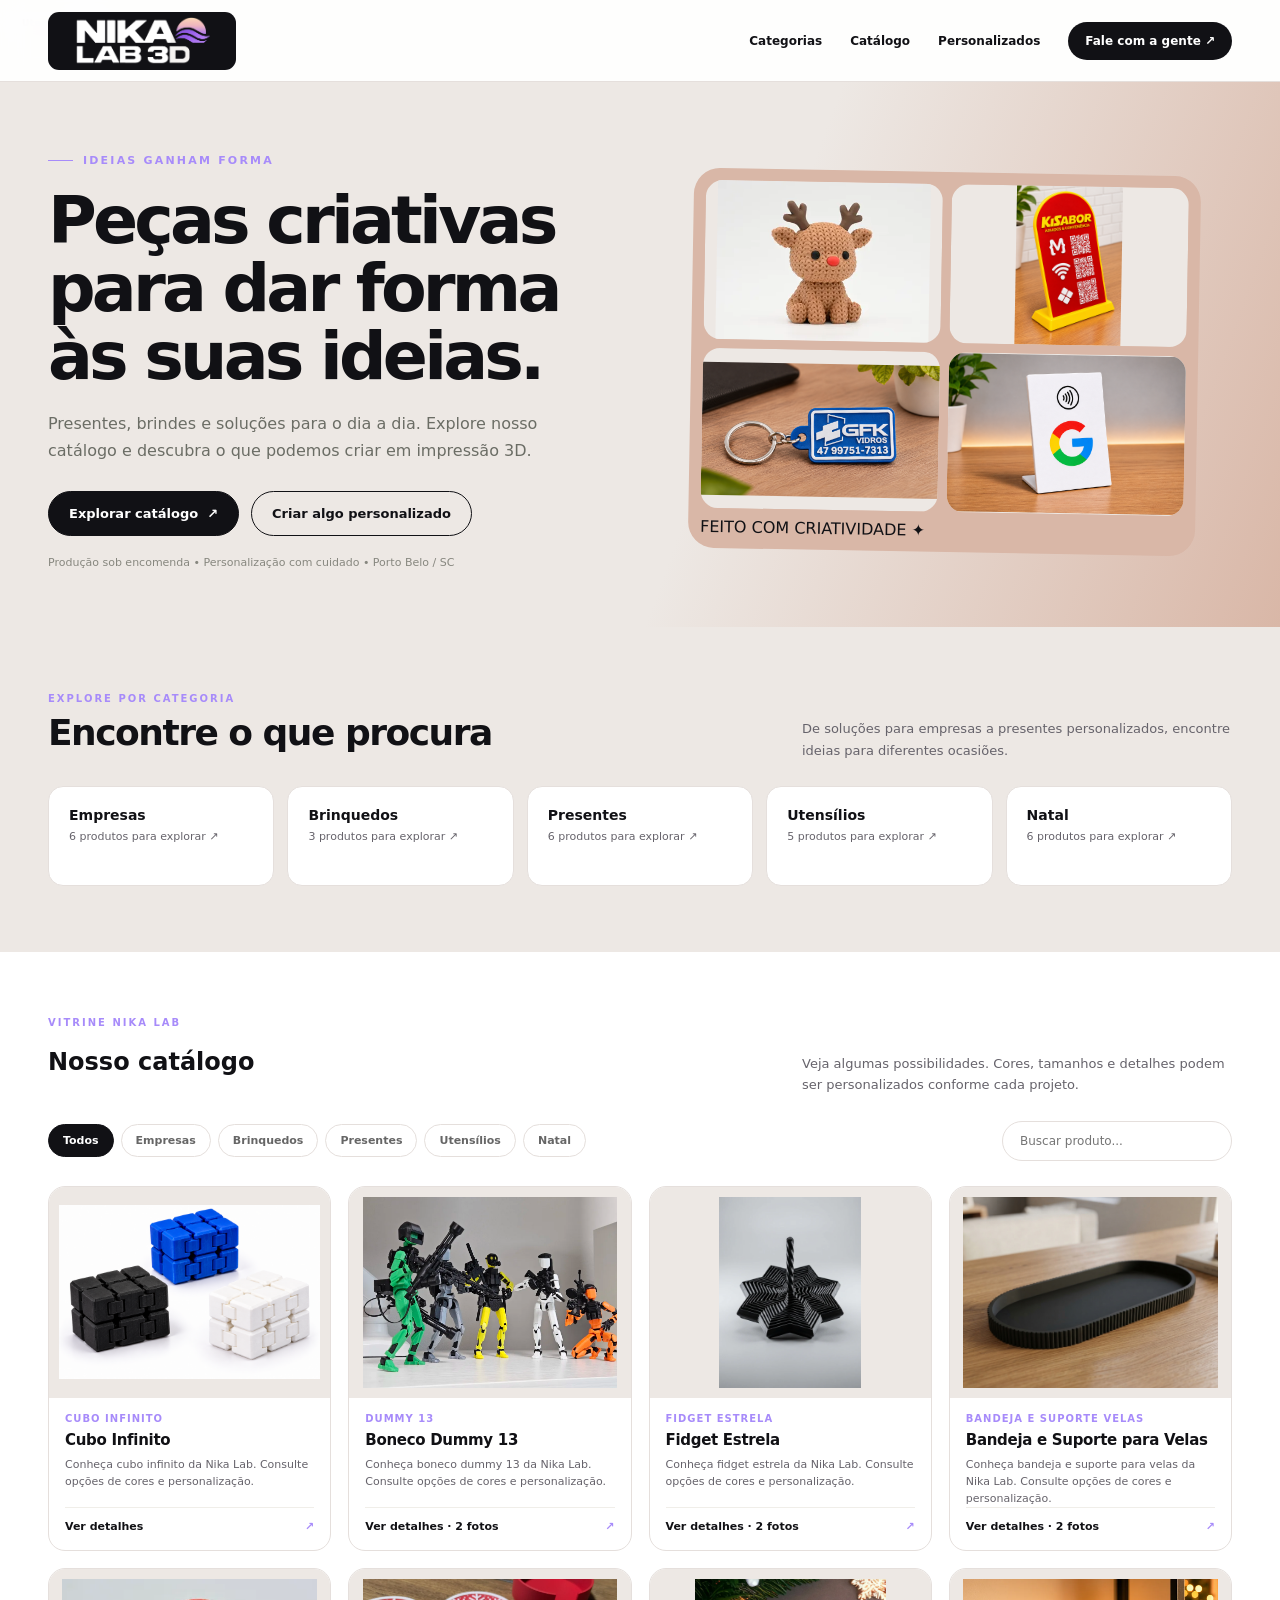
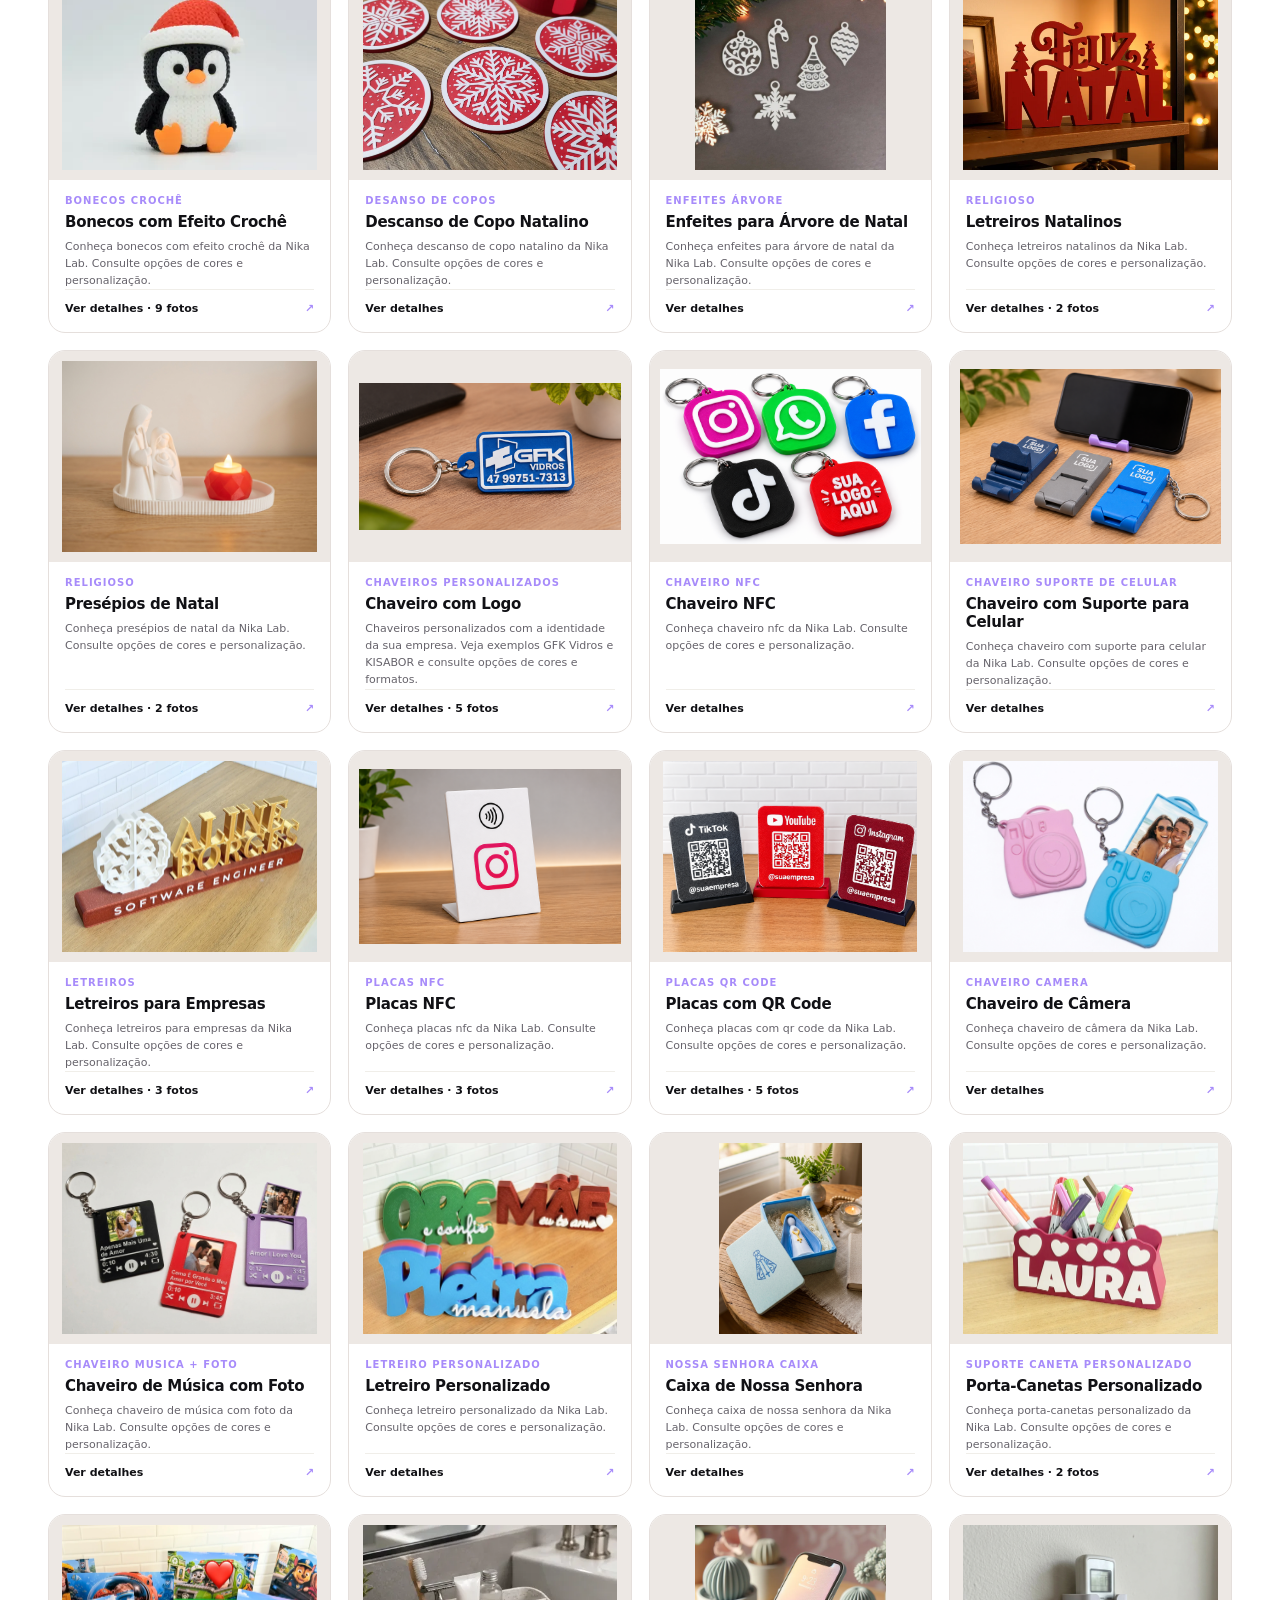
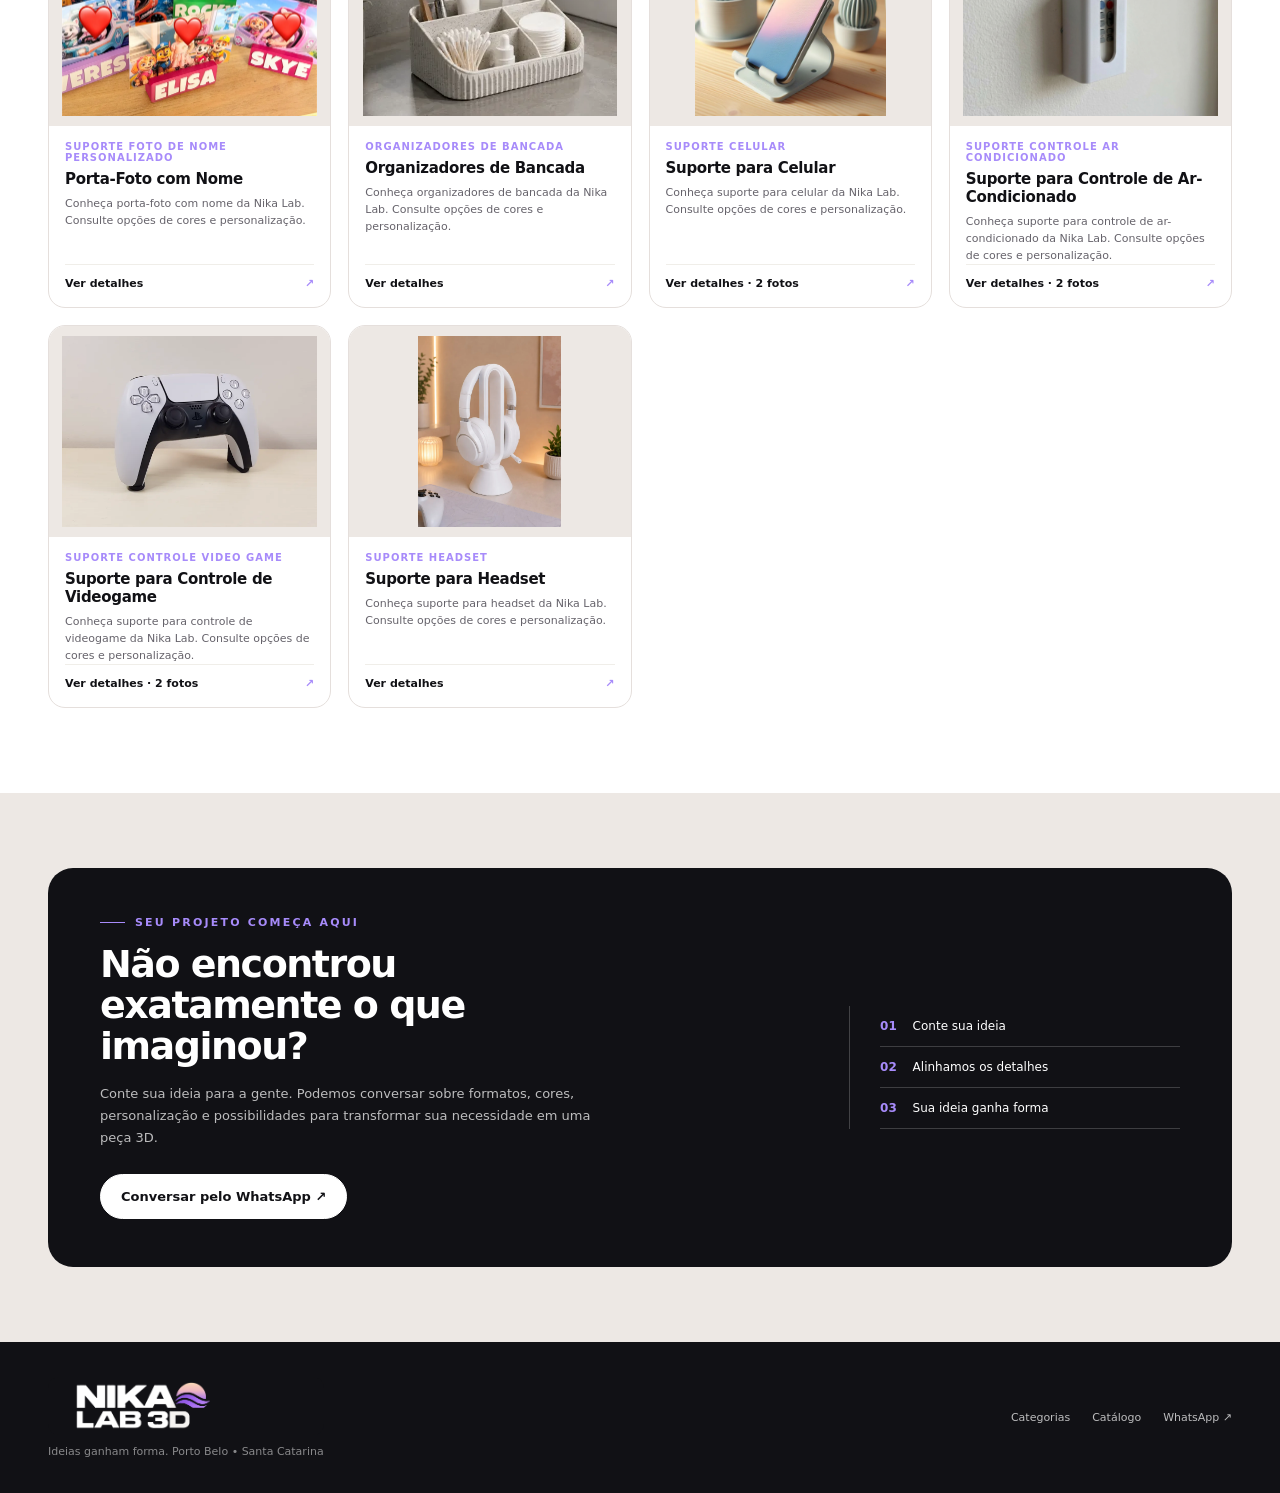
<file: catalogo/index.html>
<!doctype html>
<html lang="pt-BR">

<head>
    <meta charset="utf-8">
    <meta name="viewport" content="width=device-width,initial-scale=1">
    <meta name="description"
        content="Catálogo Nika Lab 3D — presentes, brindes, soluções criativas e produtos personalizados em impressão 3D.">
    <title>Nika Lab 3D | Catálogo</title>
    <link rel="icon" type="image/png" href="assets/nika-lab-logo-sol.png">
    <style>
        :root {
            --ink: #111115;
            --muted: #66636b;
            --paper: #ede8e4;
            --card: #fff;
            --line: #e5dfdc;
            --accent: #a78bfa;
            --accent2: #ede8e4;
            --green: #111115;
            --purple: #111115
        }

        * {
            box-sizing: border-box
        }

        html {
            scroll-behavior: smooth
        }

        body {
            margin: 0;
            background: var(--paper);
            color: var(--ink);
            font-family: Inter, ui-sans-serif, system-ui, -apple-system, BlinkMacSystemFont, "Segoe UI", sans-serif
        }

        a {
            color: inherit;
            text-decoration: none
        }

        button {
            font: inherit;
            cursor: pointer
        }

        .wrap {
            max-width: 1240px;
            margin: auto;
            padding: 0 28px
        }

        header {
            height: 82px;
            background: #ffffffed;
            border-bottom: 1px solid var(--line);
            position: sticky;
            top: 0;
            z-index: 10;
            backdrop-filter: blur(14px)
        }

        .nav {
            height: 100%;
            display: flex;
            align-items: center;
            justify-content: space-between
        }

        .brand-logo {
            display: flex;
            align-items: center;
            background: var(--purple);
            border-radius: 11px;
            padding: 5px 9px;
            height: 58px
        }

        .brand-logo img {
            display: block;
            width: 170px;
            height: 48px;
            object-fit: contain
        }

        .navlinks {
            display: flex;
            gap: 28px;
            align-items: center;
            font-size: 12px;
            font-weight: 700
        }

        .navcta {
            background: var(--ink);
            color: #fff;
            padding: 12px 17px;
            border-radius: 999px
        }

        .hero {
            padding: 72px 0 58px;
            background: linear-gradient(110deg, #f7f6f2 0%, #f7f6f2 58%, #f1e8df 100%);
            overflow: hidden
        }

        .hero-inner {
            display: grid;
            grid-template-columns: 1.05fr .95fr;
            gap: 45px;
            align-items: center
        }

        .eyebrow {
            font-size: 11px;
            font-weight: 800;
            letter-spacing: 2.2px;
            text-transform: uppercase;
            color: var(--accent);
            display: flex;
            align-items: center;
            gap: 10px
        }

        .eyebrow:before {
            content: "";
            width: 25px;
            height: 1px;
            background: var(--accent)
        }

        h1 {
            font-size: clamp(42px, 5.2vw, 68px);
            line-height: 1.02;
            letter-spacing: -3.8px;
            margin: 20px 0 19px;
            max-width: 610px
        }

        .hero p {
            font-size: 16px;
            line-height: 1.7;
            color: #6b6d65;
            max-width: 490px;
            margin: 0 0 27px
        }

        .hero-actions {
            display: flex;
            gap: 12px;
            align-items: center;
            flex-wrap: wrap
        }

        .btn {
            display: inline-flex;
            align-items: center;
            justify-content: center;
            gap: 9px;
            padding: 14px 20px;
            border-radius: 999px;
            font-size: 13px;
            font-weight: 750;
            border: 1px solid var(--ink);
            transition: .2s
        }

        .btn.dark {
            background: var(--ink);
            color: white
        }

        .btn.light {
            background: transparent
        }

        .btn:hover {
            transform: translateY(-2px)
        }

        .hero-note {
            font-size: 11px;
            color: #87877f;
            margin-top: 20px
        }

        .hero-art {
            height: 380px;
            position: relative;
            border-radius: 26px;
            background: #e8ded3;
            overflow: hidden;
            display: grid;
            grid-template-columns: repeat(2, minmax(0, 1fr));
            grid-template-rows: repeat(2, minmax(0, 1fr));
            gap: 9px;
            padding: 12px;
            transform: rotate(1deg)
        }

        .hero-art img {
            width: 100%;
            height: 100%;
            min-width: 0;
            min-height: 0;
            object-fit: contain;
            border-radius: 17px;
            background: #ede8e4
        }

        .hero-art img:first-child {
            grid-row: auto
        }

        .section {
            padding: 66px 0
        }

        .section-head {
            display: flex;
            justify-content: space-between;
            align-items: end;
            gap: 25px;
            margin-bottom: 25px
        }

        .kicker {
            font-size: 10px;
            text-transform: uppercase;
            letter-spacing: 2px;
            color: var(--accent);
            font-weight: 850
        }

        .section h2 {
            font-size: 36px;
            letter-spacing: -1.5px;
            margin: 8px 0
        }

        .section-head p {
            max-width: 430px;
            color: var(--muted);
            font-size: 13px;
            line-height: 1.65;
            margin: 0
        }

        .category-grid {
            display: grid;
            grid-template-columns: repeat(5, 1fr);
            gap: 13px
        }

        .category {
            background: #fff;
            border: 1px solid var(--line);
            border-radius: 15px;
            padding: 20px;
            min-height: 100px;
            transition: .2s
        }

        .category:hover {
            transform: translateY(-3px);
            border-color: #d7c7bb
        }

        .category b {
            display: block;
            font-size: 14px
        }

        .category span {
            font-size: 11px;
            color: var(--muted);
            display: block;
            margin-top: 7px
        }

        .catalog {
            padding: 65px 0 85px;
            background: #fff
        }

        .catalog-tools {
            display: flex;
            justify-content: space-between;
            gap: 15px;
            align-items: center;
            margin: 25px 0
        }

        .filters {
            display: flex;
            gap: 7px;
            flex-wrap: wrap
        }

        .filter {
            border: 1px solid var(--line);
            background: white;
            border-radius: 999px;
            padding: 9px 14px;
            font-size: 11px;
            font-weight: 750;
            color: #666
        }

        .filter.active {
            background: var(--ink);
            border-color: var(--ink);
            color: white
        }

        .search {
            border: 1px solid var(--line);
            border-radius: 999px;
            padding: 12px 17px;
            width: 230px;
            font: inherit;
            font-size: 12px;
            outline: none
        }

        .search:focus {
            border-color: var(--accent)
        }

        .grid {
            display: grid;
            grid-template-columns: repeat(4, 1fr);
            gap: 17px
        }

        .product {
            border: 1px solid var(--line);
            border-radius: 17px;
            overflow: hidden;
            background: white;
            transition: .22s;
            cursor: pointer;
            display: flex;
            flex-direction: column
        }

        .product:hover {
            transform: translateY(-4px);
            box-shadow: 0 12px 28px #24251c0d;
            border-color: #ddd5cb
        }

        .product-img {
            aspect-ratio: 4 / 3;
            height: auto;
            min-height: 0
        }

        .product-img img {
            width: 100%;
            height: 100%;
            object-fit: contain;
            object-position: center;
            padding: 10px
        }

        .tag {
            position: absolute;
            top: 12px;
            left: 12px;
            background: #ffffffeb;
            border-radius: 999px;
            padding: 6px 10px;
            font-size: 9px;
            font-weight: 800;
            letter-spacing: .5px
        }

        .product-info {
            padding: 15px 16px 17px;
            display: flex;
            flex-direction: column;
            flex: 1
        }

        .product-info small {
            font-size: 10px;
            color: var(--accent);
            font-weight: 800;
            text-transform: uppercase;
            letter-spacing: 1px
        }

        .product-info h3 {
            font-size: 15px;
            margin: 7px 0;
            letter-spacing: -.3px
        }

        .product-info p {
            font-size: 11px;
            line-height: 1.55;
            color: var(--muted);
            margin: 0;
            min-height: 35px
        }

        .product-foot {
            display: flex;
            justify-content: space-between;
            align-items: center;
            border-top: 1px solid #f0eee9;
            margin-top: auto;
            padding-top: 12px;
            font-size: 11px;
            font-weight: 750
        }

        .product-foot span:last-child {
            color: var(--accent)
        }

        .no-image {
            font-size: 11px;
            color: #9b988f;
            letter-spacing: .3px
        }

        .custom {
            padding: 75px 0
        }

        .custom-box {
            background: var(--green);
            border-radius: 25px;
            padding: 48px 52px;
            color: white;
            display: grid;
            grid-template-columns: 1.5fr .7fr;
            gap: 40px;
            align-items: center
        }

        .custom-box h2 {
            font-size: 38px;
            line-height: 1.08;
            letter-spacing: -1.5px;
            max-width: 520px;
            margin: 15px 0
        }

        .custom-box p {
            color: #ffffffb8;
            font-size: 13px;
            line-height: 1.7;
            max-width: 510px
        }

        .custom-box .btn {
            background: white;
            color: var(--ink);
            border-color: white;
            margin-top: 12px
        }

        .custom-aside {
            border-left: 1px solid #ffffff35;
            padding-left: 30px
        }

        .custom-aside div {
            padding: 13px 0;
            border-bottom: 1px solid #ffffff30;
            font-size: 12px
        }

        .custom-aside b {
            color: #f2a48c;
            margin-right: 12px
        }

        footer {
            background: #22231f;
            color: white;
            padding: 35px 0
        }

        .footer-inner {
            display: flex;
            justify-content: space-between;
            align-items: center;
            gap: 25px
        }

        .footer-inner p {
            color: #ffffff80;
            font-size: 11px;
            margin: 10px 0 0
        }

        .footer-links {
            display: flex;
            gap: 22px;
            font-size: 11px;
            color: #ffffffb8
        }

        .modal {
            display: none;
            position: fixed;
            inset: 0;
            background: #161713b8;
            z-index: 30;
            align-items: center;
            justify-content: center;
            padding: 20px
        }

        .modal.open {
            display: flex
        }

        .modal-box {
            background: #fff;
            border-radius: 20px;
            max-width: 920px;
            width: 100%;
            max-height: 90vh;
            overflow: auto;
            display: grid;
            grid-template-columns: minmax(0, 1.1fr) minmax(0, .9fr);
            position: relative
        }

        .modal-gallery {
            background: #f0eee9;
            min-height: 440px;
            height: min(68vh, 580px);
            display: flex;
            flex-direction: column;
            padding: 16px;
            gap: 12px;
            min-width: 0
        }

        .modal-main-frame {
            height: calc(100% - 76px);
            min-height: 0;
            display: flex;
            align-items: center;
            justify-content: center;
            overflow: hidden;
            border-radius: 12px;
            background: #e9e6df
        }

        .modal-gallery img#modalMain {
            display: block;
            width: 100%;
            height: 100%;
            max-height: none;
            object-fit: contain;
            object-position: center
        }

        .thumbs {
            display: flex;
            gap: 8px;
            overflow-x: auto;
            max-width: 100%;
            height: 64px;
            flex: 0 0 64px;
            padding: 2px
        }

        .thumbs img {
            width: 64px;
            height: 60px;
            flex: 0 0 64px;
            object-fit: cover;
            border-radius: 8px;
            cursor: pointer;
            border: 2px solid transparent;
            background: #fff
        }

        .thumbs img.selected {
            border-color: var(--accent)
        }

        .modal-copy {
            padding: 42px 35px;
            align-self: center
        }

        .close {
            position: absolute;
            right: 14px;
            top: 14px;
            z-index: 2;
            border: 0;
            background: #fff;
            border-radius: 50%;
            width: 36px;
            height: 36px;
            font-size: 22px;
            box-shadow: 0 2px 12px #0002
        }

        .modal-copy h2 {
            font-size: 29px;
            letter-spacing: -1px;
            margin: 9px 0
        }

        .modal-copy p {
            color: var(--muted);
            font-size: 13px;
            line-height: 1.7
        }

        .empty {
            padding: 35px;
            color: var(--muted);
            font-size: 13px
        }

        @media(max-width:900px) {
            .grid {
                grid-template-columns: repeat(3, 1fr)
            }

            .category-grid {
                grid-template-columns: repeat(3, 1fr)
            }
        }

        @media(max-width:650px) {
            .wrap {
                padding: 0 18px
            }

            header {
                height: 68px
            }

            .brand-logo {
                height: 48px;
                padding: 4px 7px
            }

            .brand-logo img {
                width: 135px;
                height: 40px
            }

            .navlinks {
                gap: 10px
            }

            .navlinks a:not(.navcta) {
                display: none
            }

            .navcta {
                font-size: 10px;
                padding: 10px 12px
            }

            .hero {
                padding: 48px 0 35px
            }

            .hero-inner {
                grid-template-columns: 1fr
            }

            .hero-art {
                height: 275px;
                max-width: 500px
            }

            .hero h1 {
                font-size: 47px;
                letter-spacing: -2.6px
            }

            .section,
            .catalog,
            .custom {
                padding: 48px 0
            }

            .section-head {
                display: block
            }

            .section-head p {
                margin-top: 12px
            }

            .section h2 {
                font-size: 30px
            }

            .category-grid {
                grid-template-columns: repeat(2, 1fr)
            }

            .grid {
                grid-template-columns: repeat(2, 1fr);
                gap: 10px
            }

            .product-img {
                height: auto;
                aspect-ratio: 4 / 3
            }

            .product-info {
                padding: 12px
            }

            .product-info h3 {
                font-size: 13px
            }

            .product-info p {
                font-size: 10px
            }

            .catalog-tools {
                align-items: stretch;
                flex-direction: column
            }

            .filters {
                order: 2
            }

            .search {
                width: 100%
            }

            .custom-box {
                grid-template-columns: 1fr;
                padding: 30px 24px
            }

            .custom-box h2 {
                font-size: 30px
            }

            .custom-aside {
                border-left: 0;
                border-top: 1px solid #ffffff35;
                padding: 14px 0 0
            }

            .footer-inner {
                align-items: flex-start;
                flex-direction: column
            }

            .modal {
                padding: 10px
            }

            .modal-box {
                grid-template-columns: 1fr;
                max-height: 94vh
            }

            .modal-gallery {
                min-height: 0;
                height: min(48vh, 390px);
                padding: 10px;
                gap: 8px
            }

            .modal-main-frame {
                height: calc(100% - 68px)
            }

            .thumbs {
                height: 58px;
                flex-basis: 58px
            }

            .thumbs img {
                height: 54px;
                width: 58px;
                flex-basis: 58px
            }

            .modal-copy {
                padding: 20px 22px
            }

            .modal-copy h2 {
                font-size: 24px
            }

            .modal-copy p {
                font-size: 12px
            }
        }
    </style>

    <style>
        /* Identidade visual Nika Lab: grafite, marfim, violeta e nude */
        .hero {
            background: linear-gradient(110deg, #ede8e4 0%, #ede8e4 57%, #d9b7a7 100%)
        }

        .hero-art {
            background: #d9b7a7
        }

        .hero-art img {
            object-fit: contain;
            background: #ede8e4
        }

        .navcta,
        .btn.dark,
        .filter.active {
            background: #111115;
            border-color: #111115
        }

        .custom-box {
            background: #111115
        }

        .custom-aside b,
        .custom-box .eyebrow {
            color: #a78bfa !important
        }

        .product-img {
            background: #ede8e4
        }

        .product-img img {
            padding: 12px
        }

        .product:hover {
            border-color: #a78bfa
        }

        .category:hover {
            border-color: #a78bfa
        }

        footer {
            background: #111115
        }

        .brand-logo {
            background: #111115
        }

        .modal {
            padding: 18px;
            background: rgba(17, 17, 21, .82)
        }

        .modal-box {
            width: min(1080px, 100%);
            max-width: 1080px;
            height: min(680px, calc(100dvh - 36px));
            max-height: calc(100dvh - 36px);
            overflow: hidden;
            grid-template-columns: minmax(0, 1.35fr) minmax(310px, .8fr);
            align-items: stretch
        }

        .modal-gallery {
            height: 100%;
            min-height: 0;
            min-width: 0;
            padding: 16px;
            display: flex;
            flex-direction: column;
            gap: 10px;
            background: #ede8e4
        }

        .modal-main-frame {
            flex: 1 1 auto;
            height: auto;
            min-height: 0;
            overflow: hidden;
            background: #ede8e4
        }

        .modal-main-frame img {
            width: 100%;
            height: 100%;
            object-fit: contain;
            object-position: center
        }

        .thumbs {
            height: 76px;
            flex: 0 0 76px;
            overflow-x: auto;
            overflow-y: hidden;
            scrollbar-width: thin
        }

        .thumbs img {
            width: 72px;
            height: 70px;
            flex: 0 0 72px;
            object-fit: contain;
            background: #fff
        }

        .thumbs img.selected {
            border-color: #a78bfa
        }

        .modal-copy {
            align-self: center;
            min-height: 0;
            max-height: 100%;
            overflow-y: auto;
            padding: 35px 30px
        }

        .modal-copy h2 {
            font-size: clamp(23px, 2.5vw, 32px)
        }

        .close {
            background: #fff;
            box-shadow: 0 2px 12px #0002
        }

        @media(max-width:650px) {
            .modal {
                padding: 8px
            }

            .modal-box {
                display: flex;
                flex-direction: column;
                width: 100%;
                height: calc(100dvh - 16px);
                max-height: calc(100dvh - 16px);
                border-radius: 16px
            }

            .modal-gallery {
                flex: 1 1 56%;
                height: auto;
                min-height: 0;
                padding: 10px;
                gap: 7px
            }

            .modal-main-frame {
                height: auto;
                flex: 1 1 auto;
                min-height: 0
            }

            .thumbs {
                height: 57px;
                flex: 0 0 57px
            }

            .thumbs img {
                height: 53px;
                width: 56px;
                flex: 0 0 56px
            }

            .modal-copy {
                flex: 0 1 auto;
                max-height: 39%;
                width: 100%;
                padding: 15px 18px 18px;
                overflow-y: auto
            }

            .modal-copy h2 {
                font-size: 21px;
                margin: 5px 0
            }

            .modal-copy p {
                margin: 7px 0;
                font-size: 11px;
                line-height: 1.45
            }

            .modal-copy .btn {
                padding: 11px 16px
            }
        }
    </style>
    <style>
        /* Padronização final do tamanho das imagens */
        .hero-art {
            aspect-ratio: 4 / 3;
            height: auto;
            max-height: 380px
        }

        .hero-art img {
            width: 100%;
            height: 100%;
            object-fit: contain;
            object-position: center
        }

        .product-img {
            aspect-ratio: 4 / 3;
            height: auto;
            min-height: 0
        }

        .product-img img {
            width: 100%;
            height: 100%;
            object-fit: contain;
            object-position: center;
            padding: 10px
        }

        .modal-main-frame {
            width: 100%;
            max-width: 100%;
            aspect-ratio: 4 / 3;
            margin: auto
        }

        .modal-main-frame img,
        #modalMain {
            width: 100% !important;
            height: 100% !important;
            object-fit: contain !important;
            object-position: center !important
        }

        .thumbs img {
            width: 72px;
            height: 70px;
            object-fit: contain
        }

        @media(max-width:650px) {
            .hero-art,
            .product-img,
            .modal-main-frame {
                aspect-ratio: 4 / 3
            }

            .hero-art {
                width: 100%;
                max-height: none
            }

            .thumbs img {
                width: 56px;
                height: 53px
            }
        }

        /* V4: todas as imagens possuem canvas 4:3 com margens consistentes */
    </style>
</head>

<body>
    <header>
        <div class="wrap nav"><a class="brand-logo" href="#" aria-label="Nika Lab 3D"><img
                    src="assets/nika-lab-logo.png" alt="Nika Lab 3D"></a>
            <nav class="navlinks"><a href="#categorias">Categorias</a><a href="#catalogo">Catálogo</a><a
                    href="#sobre">Personalizados</a><a class="navcta" href="https://wa.me/5547997778683" target="_blank"
                    rel="noopener">Fale com a gente ↗</a></nav>
        </div>
    </header>
    <section class="hero">
        <div class="wrap hero-inner">
            <div>
                <div class="eyebrow">Ideias ganham forma</div>
                <h1>Peças criativas para dar forma às suas ideias.</h1>
                <p>Presentes, brindes e soluções para o dia a dia. Explore nosso catálogo e descubra o que podemos criar
                    em impressão 3D.</p>
                <div class="hero-actions"><a class="btn dark" href="#catalogo">Explorar catálogo <span>↗</span></a><a
                        class="btn light" href="https://wa.me/5547997778683" target="_blank" rel="noopener">Criar algo
                        personalizado</a></div>
                <div class="hero-note">Produção sob encomenda • Personalização com cuidado • Porto Belo / SC</div>
            </div>
            <div class="hero-art" id="heroArt"></div>
        </div>
    </section>
    <section class="section" id="categorias">
        <div class="wrap">
            <div class="section-head">
                <div>
                    <div class="kicker">Explore por categoria</div>
                    <h2>Encontre o que procura</h2>
                </div>
                <p>De soluções para empresas a presentes personalizados, encontre ideias para diferentes ocasiões.</p>
            </div>
            <div class="category-grid" id="categoryCards"></div>
        </div>
    </section>
    <section class="catalog" id="catalogo">
        <div class="wrap">
            <div class="section-head">
                <div>
                    <div class="kicker">Vitrine Nika Lab</div>
                    <h2>Nosso catálogo</h2>
                </div>
                <p>Veja algumas possibilidades. Cores, tamanhos e detalhes podem ser personalizados conforme cada
                    projeto.</p>
            </div>
            <div class="catalog-tools">
                <div class="filters" id="filters"></div><input class="search" id="search" type="search"
                    placeholder="Buscar produto...">
            </div>
            <div class="grid" id="products"></div>
        </div>
    </section>
    <section class="custom" id="sobre">
        <div class="wrap">
            <div class="custom-box">
                <div>
                    <div class="eyebrow" style="color:#f2a48c">Seu projeto começa aqui</div>
                    <h2>Não encontrou exatamente o que imaginou?</h2>
                    <p>Conte sua ideia para a gente. Podemos conversar sobre formatos, cores, personalização e
                        possibilidades para transformar sua necessidade em uma peça 3D.</p><a class="btn"
                        href="https://wa.me/5547997778683?text=Ol%C3%A1%21%20Vim%20pelo%20cat%C3%A1logo%20da%20Nika%20Lab%203D%20e%20quero%20conversar%20sobre%20um%20projeto."
                        target="_blank" rel="noopener">Conversar pelo WhatsApp ↗</a>
                </div>
                <div class="custom-aside">
                    <div><b>01</b> Conte sua ideia</div>
                    <div><b>02</b> Alinhamos os detalhes</div>
                    <div><b>03</b> Sua ideia ganha forma</div>
                </div>
            </div>
        </div>
    </section>
    <footer>
        <div class="wrap footer-inner">
            <div>
                <div class="brand-logo"><img src="assets/nika-lab-logo.png" alt="Nika Lab 3D"></div>
                <p>Ideias ganham forma. Porto Belo • Santa Catarina</p>
            </div>
            <div class="footer-links"><a href="#categorias">Categorias</a><a href="#catalogo">Catálogo</a><a
                    href="https://wa.me/5547997778683" target="_blank" rel="noopener">WhatsApp ↗</a></div>
        </div>
    </footer>
    <div class="modal" id="modal">
        <div class="modal-box"><button class="close" id="close" aria-label="Fechar">×</button>
            <div class="modal-gallery">
                <div class="modal-main-frame"><img id="modalMain" alt=""></div>
                <div class="thumbs" id="thumbs"></div>
            </div>
            <div class="modal-copy">
                <div class="kicker" id="modalSub"></div>
                <h2 id="modalTitle"></h2>
                <p id="modalDesc"></p><a class="btn dark" id="modalWhatsapp" target="_blank" rel="noopener">Consultar
                    este produto ↗</a>
                <p style="font-size:10px;margin-top:14px">Produto sob encomenda. Consulte disponibilidade, cores e
                    personalizações.</p>
            </div>
        </div>
    </div>
    <script src="produtos-adicionados.js"></script>
    <script>
        const wa = '5547997778683';
        const products = [{ "cat": "Brinquedos", "sub": "Cubo Infinito", "name": "Cubo Infinito", "desc": "Conheça cubo infinito da Nika Lab. Consulte opções de cores e personalização.", "images": ["assets/produto-001.png"] }, { "cat": "Brinquedos", "sub": "Dummy 13", "name": "Boneco Dummy 13", "desc": "Conheça boneco dummy 13 da Nika Lab. Consulte opções de cores e personalização.", "images": ["assets/produto-002.webp", "assets/produto-003.webp"] }, { "cat": "Brinquedos", "sub": "Fidget Estrela", "name": "Fidget Estrela", "desc": "Conheça fidget estrela da Nika Lab. Consulte opções de cores e personalização.", "images": ["assets/produto-004.webp", "assets/produto-005.jpg"] }, { "cat": "Natal", "sub": "Bandeja e suporte velas", "name": "Bandeja e Suporte para Velas", "desc": "Conheça bandeja e suporte para velas da Nika Lab. Consulte opções de cores e personalização.", "images": ["assets/produto-006.jpg", "assets/produto-007.webp"] }, { "cat": "Natal", "sub": "Bonecos Crochê", "name": "Bonecos com Efeito Crochê", "desc": "Conheça bonecos com efeito crochê da Nika Lab. Consulte opções de cores e personalização.", "images": ["assets/produto-008.webp", "assets/produto-009.webp", "assets/produto-010.webp", "assets/produto-011.webp", "assets/produto-012.webp", "assets/produto-013.webp", "assets/produto-014.webp", "assets/produto-015.webp", "assets/produto-016.webp"] }, { "cat": "Natal", "sub": "Desanso de copos", "name": "Descanso de Copo Natalino", "desc": "Conheça descanso de copo natalino da Nika Lab. Consulte opções de cores e personalização.", "images": ["assets/produto-017.webp"] }, { "cat": "Natal", "sub": "Enfeites árvore", "name": "Enfeites para Árvore de Natal", "desc": "Conheça enfeites para árvore de natal da Nika Lab. Consulte opções de cores e personalização.", "images": ["assets/produto-018.webp"] }, { "cat": "Natal", "sub": "Religioso", "name": "Letreiros Natalinos", "desc": "Conheça letreiros natalinos da Nika Lab. Consulte opções de cores e personalização.", "images": ["assets/produto-019.webp", "assets/produto-020.webp"] }, { "cat": "Natal", "sub": "Religioso", "name": "Presépios de Natal", "desc": "Conheça presépios de natal da Nika Lab. Consulte opções de cores e personalização.", "images": ["assets/produto-021.jpg", "assets/produto-022.webp"] }, { "cat": "Empresas", "sub": "Chaveiros Personalizados", "name": "Chaveiro com Logo", "desc": "Chaveiros personalizados com a identidade da sua empresa. Veja exemplos GFK Vidros e KISABOR e consulte opções de cores e formatos.", "images": ["assets/produto-023.png", "assets/produto-024.jpg", "assets/produto-025.png", "assets/produto-026.png", "assets/produto-027.png"] }, { "cat": "Empresas", "sub": "Chaveiro NFC", "name": "Chaveiro NFC", "desc": "Conheça chaveiro nfc da Nika Lab. Consulte opções de cores e personalização.", "images": ["assets/produto-028.png"] }, { "cat": "Empresas", "sub": "Chaveiro Suporte de Celular", "name": "Chaveiro com Suporte para Celular", "desc": "Conheça chaveiro com suporte para celular da Nika Lab. Consulte opções de cores e personalização.", "images": ["assets/produto-029.png"] }, { "cat": "Empresas", "sub": "Letreiros", "name": "Letreiros para Empresas", "desc": "Conheça letreiros para empresas da Nika Lab. Consulte opções de cores e personalização.", "images": ["assets/produto-030.webp", "assets/produto-031.webp", "assets/produto-032.webp"] }, { "cat": "Empresas", "sub": "Placas NFC", "name": "Placas NFC", "desc": "Conheça placas nfc da Nika Lab. Consulte opções de cores e personalização.", "images": ["assets/produto-033.png", "assets/produto-034.png", "assets/produto-035.png"] }, { "cat": "Empresas", "sub": "Placas QR Code", "name": "Placas com QR Code", "desc": "Conheça placas com qr code da Nika Lab. Consulte opções de cores e personalização.", "images": ["assets/produto-036.png", "assets/produto-037.webp", "assets/produto-038.png", "assets/produto-039.png", "assets/produto-040.png"] }, { "cat": "Presentes", "sub": "Chaveiro Camera", "name": "Chaveiro de Câmera", "desc": "Conheça chaveiro de câmera da Nika Lab. Consulte opções de cores e personalização.", "images": ["assets/produto-041.jpg"] }, { "cat": "Presentes", "sub": "Chaveiro musica + foto", "name": "Chaveiro de Música com Foto", "desc": "Conheça chaveiro de música com foto da Nika Lab. Consulte opções de cores e personalização.", "images": ["assets/produto-042.jpg"] }, { "cat": "Presentes", "sub": "Letreiro personalizado", "name": "Letreiro Personalizado", "desc": "Conheça letreiro personalizado da Nika Lab. Consulte opções de cores e personalização.", "images": ["assets/produto-043.webp"] }, { "cat": "Presentes", "sub": "Nossa senhora Caixa", "name": "Caixa de Nossa Senhora", "desc": "Conheça caixa de nossa senhora da Nika Lab. Consulte opções de cores e personalização.", "images": ["assets/produto-044.jpg"] }, { "cat": "Presentes", "sub": "Suporte caneta personalizado", "name": "Porta-Canetas Personalizado", "desc": "Conheça porta-canetas personalizado da Nika Lab. Consulte opções de cores e personalização.", "images": ["assets/produto-045.webp", "assets/produto-046.webp"] }, { "cat": "Presentes", "sub": "Suporte foto de nome personalizado", "name": "Porta-Foto com Nome", "desc": "Conheça porta-foto com nome da Nika Lab. Consulte opções de cores e personalização.", "images": ["assets/produto-047.webp"] }, { "cat": "Utensílios", "sub": "Organizadores de bancada", "name": "Organizadores de Bancada", "desc": "Conheça organizadores de bancada da Nika Lab. Consulte opções de cores e personalização.", "images": ["assets/produto-048.webp"] }, { "cat": "Utensílios", "sub": "Suporte Celular", "name": "Suporte para Celular", "desc": "Conheça suporte para celular da Nika Lab. Consulte opções de cores e personalização.", "images": ["assets/produto-049.webp", "assets/produto-050.webp"] }, { "cat": "Utensílios", "sub": "Suporte Controle Ar Condicionado", "name": "Suporte para Controle de Ar-Condicionado", "desc": "Conheça suporte para controle de ar-condicionado da Nika Lab. Consulte opções de cores e personalização.", "images": ["assets/produto-051.jpg", "assets/produto-052.jpg", "assets/produto-053.jpeg", "assets/produto-054.jpeg"] }, { "cat": "Utensílios", "sub": "Suporte Controle Video game", "name": "Suporte para Controle de Videogame", "desc": "Conheça suporte para controle de videogame da Nika Lab. Consulte opções de cores e personalização.", "images": ["assets/produto-055.webp", "assets/produto-056.webp"] }, { "cat": "Utensílios", "sub": "Suporte Headset", "name": "Suporte para Headset", "desc": "Conheça suporte para headset da Nika Lab. Consulte opções de cores e personalização.", "images": ["assets/produto-057.webp"] }];
        const acProduct = products.find(p => p.sub === 'Suporte Controle Ar Condicionado');
        if (acProduct) acProduct.images = ['assets/produto-052.jpg', 'assets/produto-053.png'];
        if (typeof produtosAdicionados !== "undefined") {
            for (const product of produtosAdicionados) products.push(product);
        }
        const escapeHtml = value => String(value).replace(/[&<>"']/g, char => ({ "&": "&amp;", "<": "&lt;", ">": "&gt;", '"': "&quot;", "'": "&#39;" })[char]);
        const categories = ['Empresas', 'Brinquedos', 'Presentes', 'Utensílios', 'Natal'];
        let active = 'Todos';
        const $ = s => document.querySelector(s);
        function renderFilters() { $('#filters').innerHTML = ['Todos', ...categories].map(c => `<button class="filter ${active === c ? 'active' : ''}" data-cat="${c}">${c}</button>`).join(''); document.querySelectorAll('.filter').forEach(b => b.onclick = () => { active = b.dataset.cat; renderFilters(); renderProducts(); }); }
        function setFilter(c) { active = c; renderFilters(); renderProducts(); document.querySelector('#catalogo').scrollIntoView({ behavior: 'smooth' }); }
        function renderCategories() { const counts = categories.map(c => products.filter(p => p.cat === c).length); $('#categoryCards').innerHTML = categories.map((c, i) => `<a class="category" href="#catalogo" data-category="${c}"><b>${c}</b><span>${counts[i]} produtos para explorar ↗</span></a>`).join(''); document.querySelectorAll('.category').forEach(el => el.onclick = () => { active = el.dataset.category; renderFilters(); renderProducts(); }); }
        function renderProducts() { let q = $('#search').value.toLowerCase(); let list = products.filter(p => (active === 'Todos' || p.cat === active) && (`${p.name} ${p.cat} ${p.sub} ${p.desc}`).toLowerCase().includes(q)); $('#products').innerHTML = list.length ? list.map(p => { let idx = products.indexOf(p); let src = p.images[0]; return `<article class="product" data-index="${idx}"><div class="product-img">${src ? `<img src="${escapeHtml(src)}" alt="${escapeHtml(p.name)}" loading="lazy">` : '<span class="no-image">Imagem em breve</span>'}<span class="tag">${escapeHtml(p.cat)}</span></div><div class="product-info"><small>${escapeHtml(p.sub)}</small><h3>${escapeHtml(p.name)}</h3><p>${escapeHtml(p.desc)}</p><div class="product-foot"><span>Ver detalhes${p.images.length > 1 ? ' · ' + p.images.length + ' fotos' : ''}</span><span>↗</span></div></div></article>` }).join('') : `<div class="empty">Não encontramos produtos com esse termo. Tente outra busca.</div>`; document.querySelectorAll('.product').forEach(el => el.onclick = () => openProduct(+el.dataset.index)); }
        function openProduct(i) { let p = products[i]; $('#modalTitle').textContent = p.name; $('#modalSub').textContent = p.cat + ' / ' + p.sub; $('#modalDesc').textContent = p.desc; let main = $('#modalMain'); let thumbs = $('#thumbs'); if (p.images.length) { main.src = p.images[0]; main.alt = p.name; thumbs.innerHTML = p.images.map((src, j) => `<img src="${escapeHtml(src)}" class="${j === 0 ? 'selected' : ''}" data-src="${escapeHtml(src)}" alt="Imagem ${j + 1} de ${escapeHtml(p.name)}">`).join(''); } else { main.removeAttribute('src'); main.alt = 'Imagem indisponível'; thumbs.innerHTML = ''; } document.querySelectorAll('#thumbs img').forEach(t => t.onclick = () => { main.src = t.dataset.src; document.querySelectorAll('#thumbs img').forEach(x => x.classList.remove('selected')); t.classList.add('selected'); }); $('#modalWhatsapp').href = `https://wa.me/${wa}?text=${encodeURIComponent('Olá! Vi o catálogo da Nika Lab 3D e gostaria de saber mais sobre: ' + p.name + '.')}`; $('#modal').classList.add('open'); document.body.style.overflow = 'hidden'; }
        function closeModal() { $('#modal').classList.remove('open'); document.body.style.overflow = ''; }
        $('#close').onclick = closeModal; $('#modal').onclick = e => { if (e.target.id === 'modal') closeModal(); }; document.addEventListener('keydown', e => { if (e.key === 'Escape') closeModal(); }); $('#search').addEventListener('input', renderProducts);
        const heroImages = ["assets/produto-013.webp", "assets/produto-039.png", "assets/produto-023.png", "assets/produto-034.png"];
        $('#heroArt').innerHTML = heroImages.map((src, i) => `<img src="${escapeHtml(src)}" alt="Produto Nika Lab ${i + 1}" ${i ? "loading='lazy'" : ''}>`).join('') + `<div class="hero-stamp">FEITO COM CRIATIVIDADE ✦</div>`;
        renderFilters(); renderCategories(); renderProducts();
    </script>
</body>

</html>
</file>
